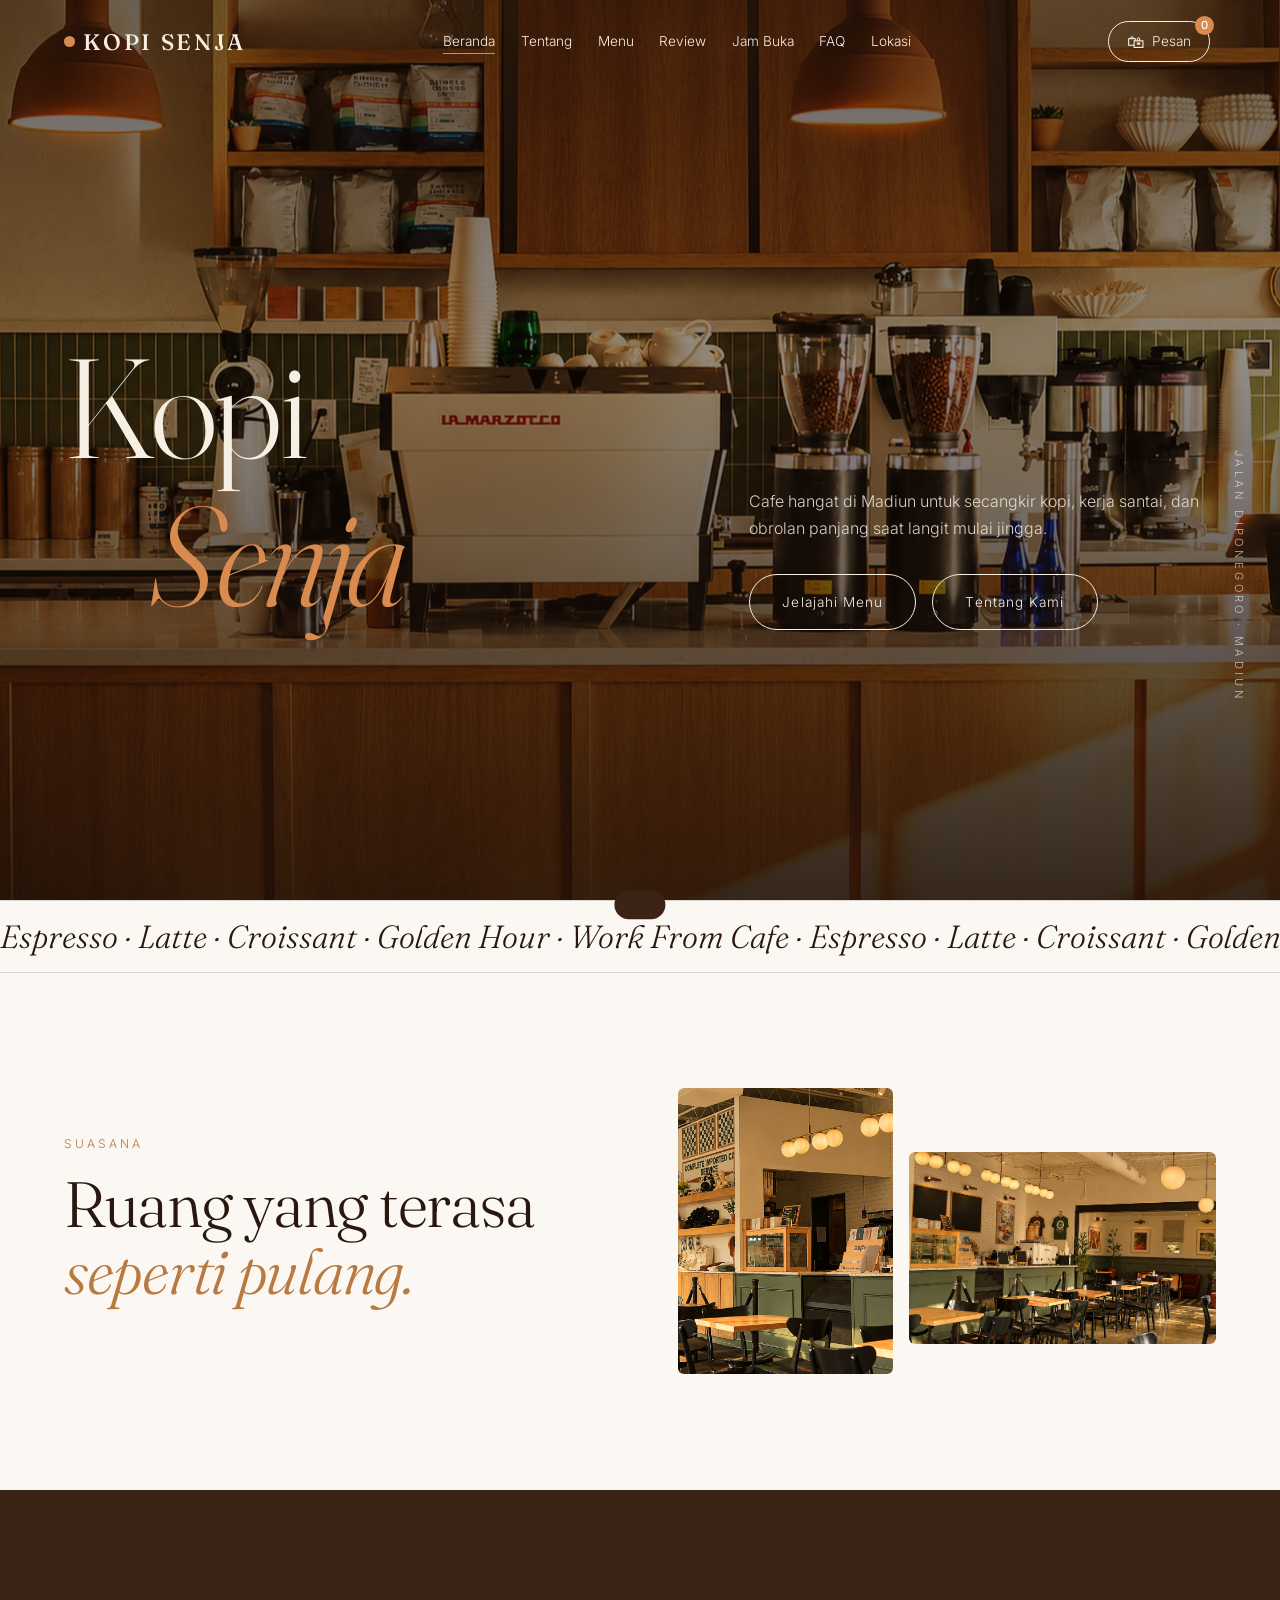
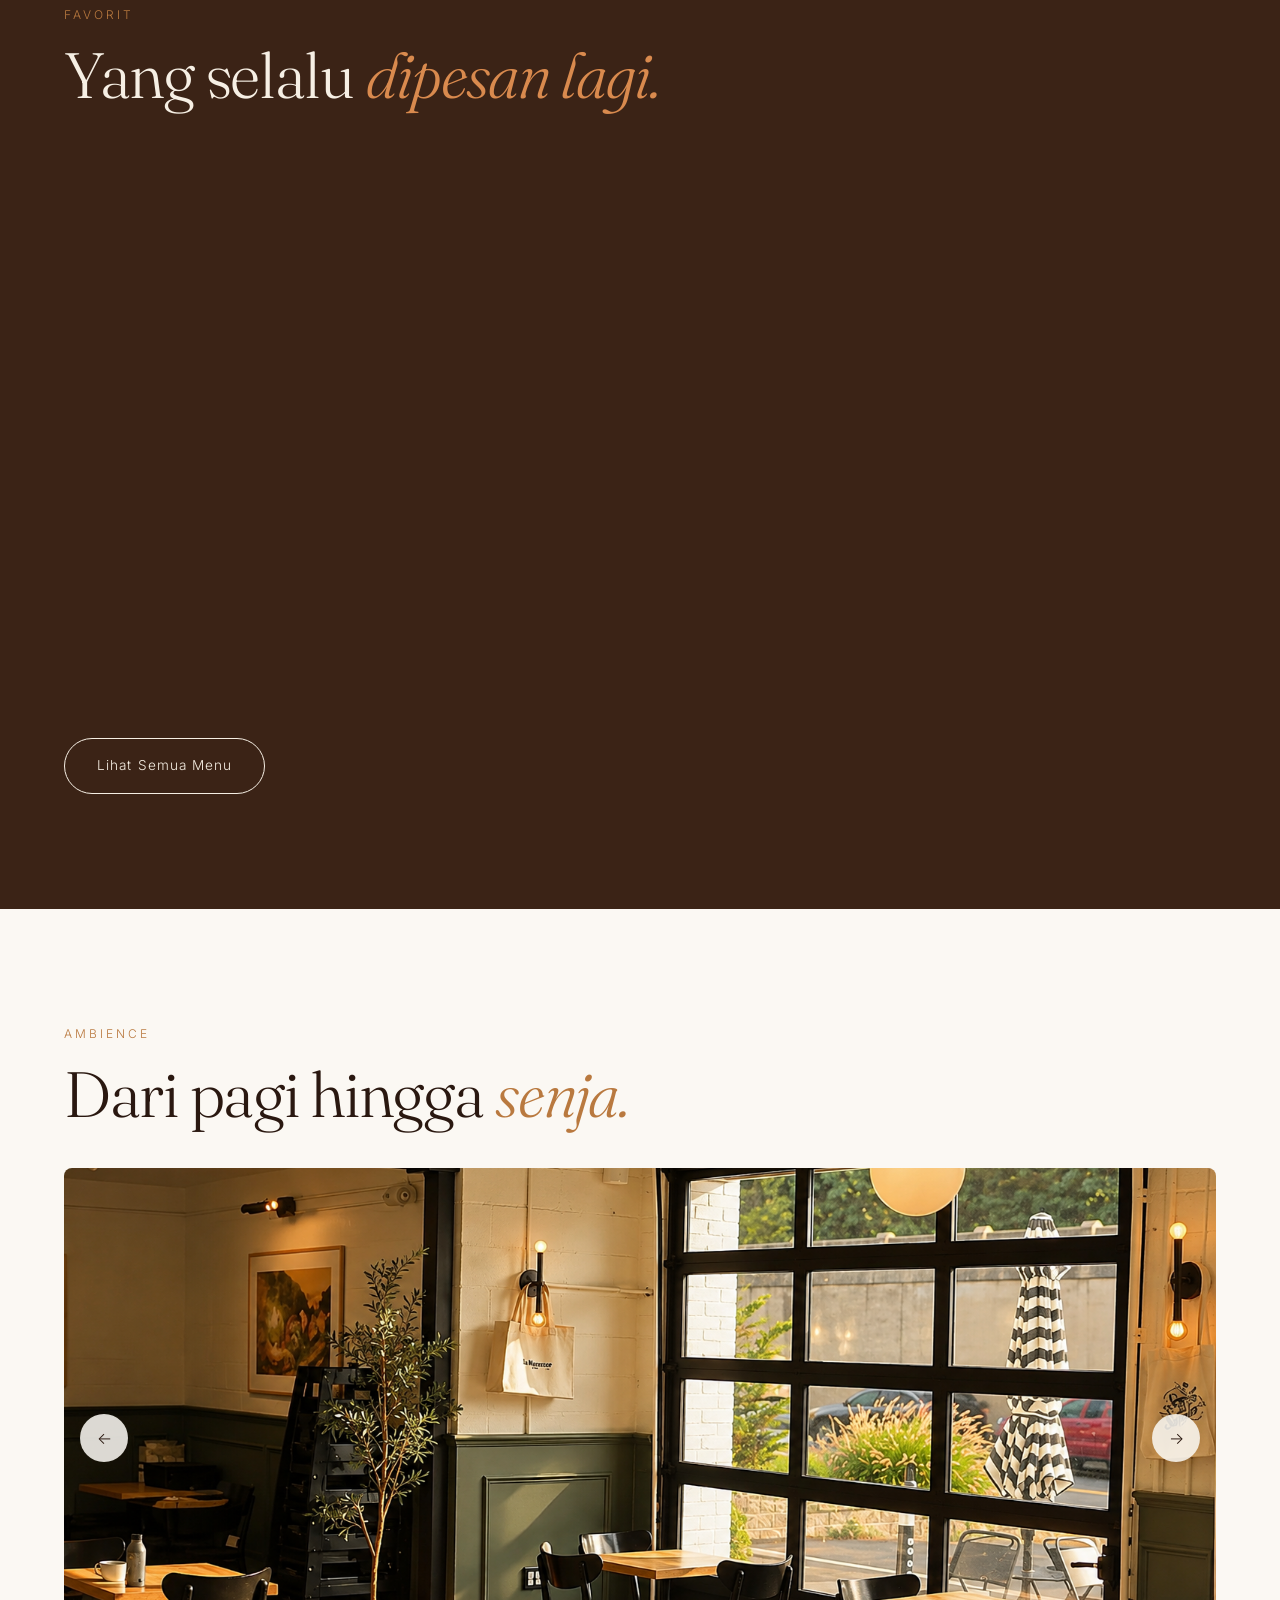
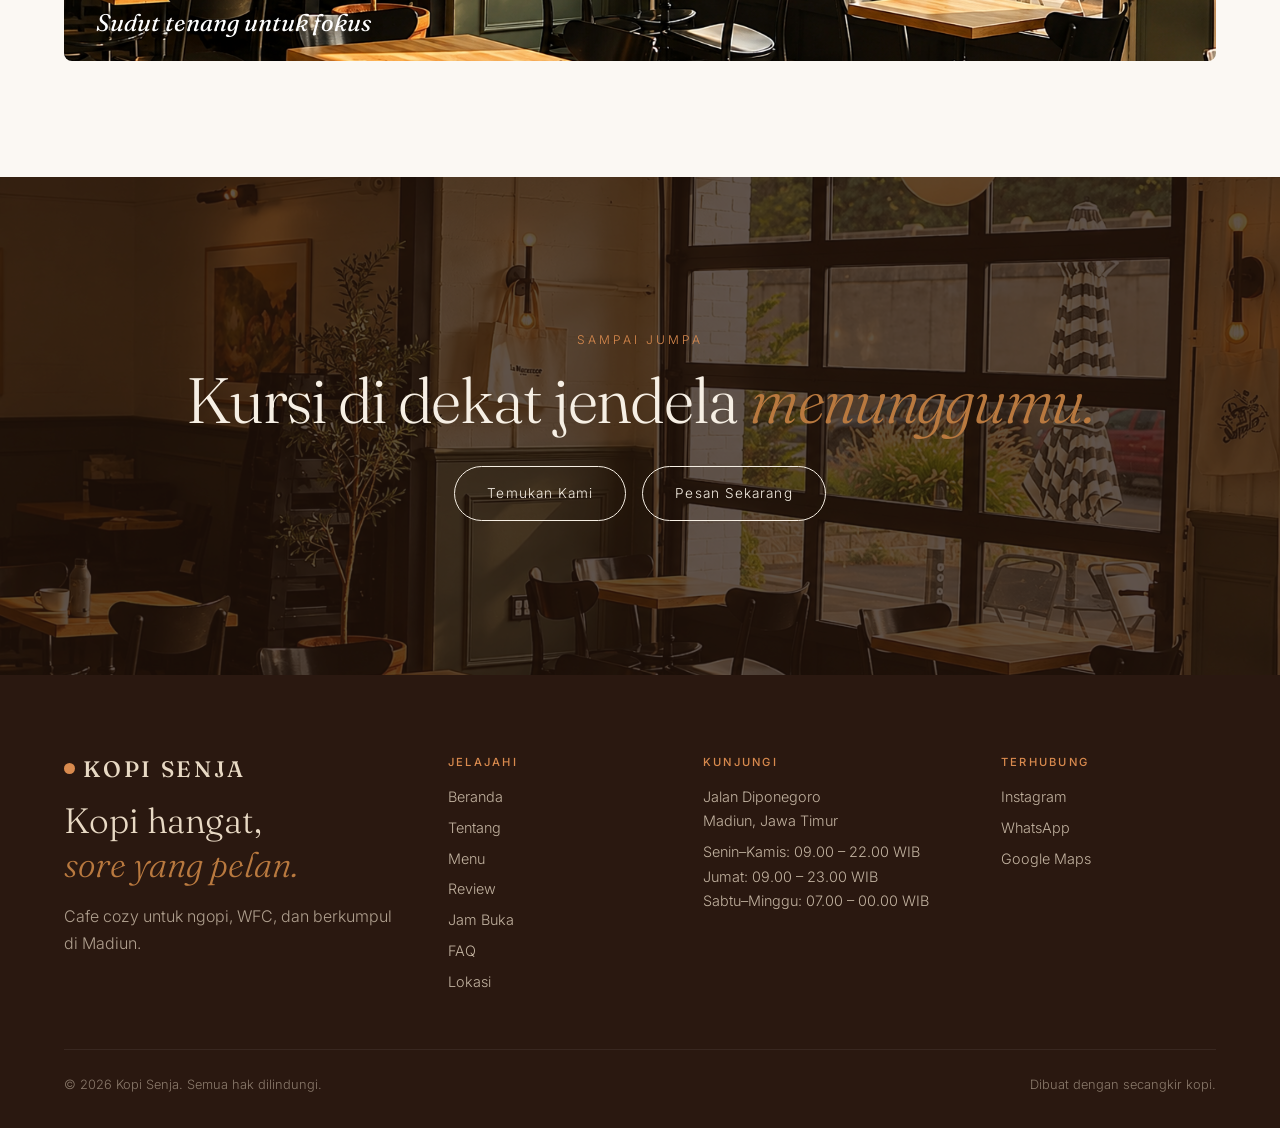
<file: index.html>
<!DOCTYPE html>
<html lang="id"><head><meta charset="utf-8"><meta name="viewport" content="width=device-width,initial-scale=1"><title>Beranda — Kopi Senja</title><meta name="description" content="Kopi Senja: cafe cozy di Jalan Diponegoro, Madiun. Kopi, WFC, dan sore yang pelan."><link rel="preconnect" href="https://fonts.googleapis.com"><link rel="preconnect" href="https://fonts.gstatic.com" crossorigin><link href="https://fonts.googleapis.com/css2?family=Fraunces:ital,wght@0,300;0,500;1,300&family=Inter:wght@300;400;500&display=swap" rel="stylesheet"><link rel="stylesheet" href="css/style.css"></head>
<body data-page="index"><main>
<section class="hero"><div class="bg" data-bg="hero" role="img" aria-label="Interior Kopi Senja"></div><span class="vert">JALAN DIPONEGORO · MADIUN</span>
<div class="wrap"><h1>Kopi<em>Senja</em></h1><div><p>Cafe hangat di Madiun untuk secangkir kopi, kerja santai, dan obrolan panjang saat langit mulai jingga.</p><div class="btns"><a class="btn" href="menu.html">Jelajahi Menu</a><a class="btn" href="about.html">Tentang Kami</a></div></div></div></section>
<div class="marquee" aria-hidden="true"><div>Espresso · Latte · Croissant · Golden Hour · Work From Cafe · Espresso · Latte · Croissant · Golden Hour · Work From Cafe · Espresso · Latte · Croissant · Golden Hour · Work From Cafe · </div></div>
<section class="sec"><div class="wrap split"><div class="rv"><span class="eyebrow">Suasana</span><h2>Ruang yang terasa <em>seperti pulang.</em></h2><p style="margin-top:1.5rem;max-width:28rem"></p></div>
<div class="stack rv"><div class="a"><img data-i="int" data-w="800" alt="Interior hangat"></div><div class="b"><img data-i="work" data-w="900" alt="Bekerja dengan laptop"></div></div></div></section>
<section class="sec dark"><div class="wrap"><span class="eyebrow">Favorit</span><h2 class="rv">Yang selalu <em>dipesan lagi.</em></h2><div class="favs" id="favs"></div><div class="btns"><a class="btn" href="menu.html">Lihat Semua Menu</a></div></div></section>
<section class="sec"><div class="wrap"><span class="eyebrow">Ambience</span><h2 class="rv" style="margin-bottom:2.5rem">Dari pagi hingga <em>senja.</em></h2>
<div class="slider rv"><div class="track"><div class="slide"><img data-i="cafe" alt="Cafe"><span>Sudut tenang untuk fokus</span></div><div class="slide"><img data-i="out" alt="Teras"><span>Teras saat golden hour</span></div><div class="slide"><img data-i="bar" alt="Coffee bar"><span>Coffee bar kami</span></div><div class="slide"><img data-i="cozy" alt="Kursi nyaman"><span>Kursi untuk berlama-lama</span></div></div>
<button class="sbtn p" aria-label="Sebelumnya">←</button><button class="sbtn n" aria-label="Berikutnya">→</button></div></div></section>
<section class="cta"><div class="bg" data-bg="cta"></div><div class="wrap rv"><span class="eyebrow" style="color:var(--or)">Sampai jumpa</span><h2>Kursi di dekat jendela <em>menunggumu.</em></h2><div class="btns"><a class="btn" href="location.html">Temukan Kami</a><a class="btn" href="order.html">Pesan Sekarang</a></div></div></section>
</main><script src="js/script.js"></script></body></html>
</file>
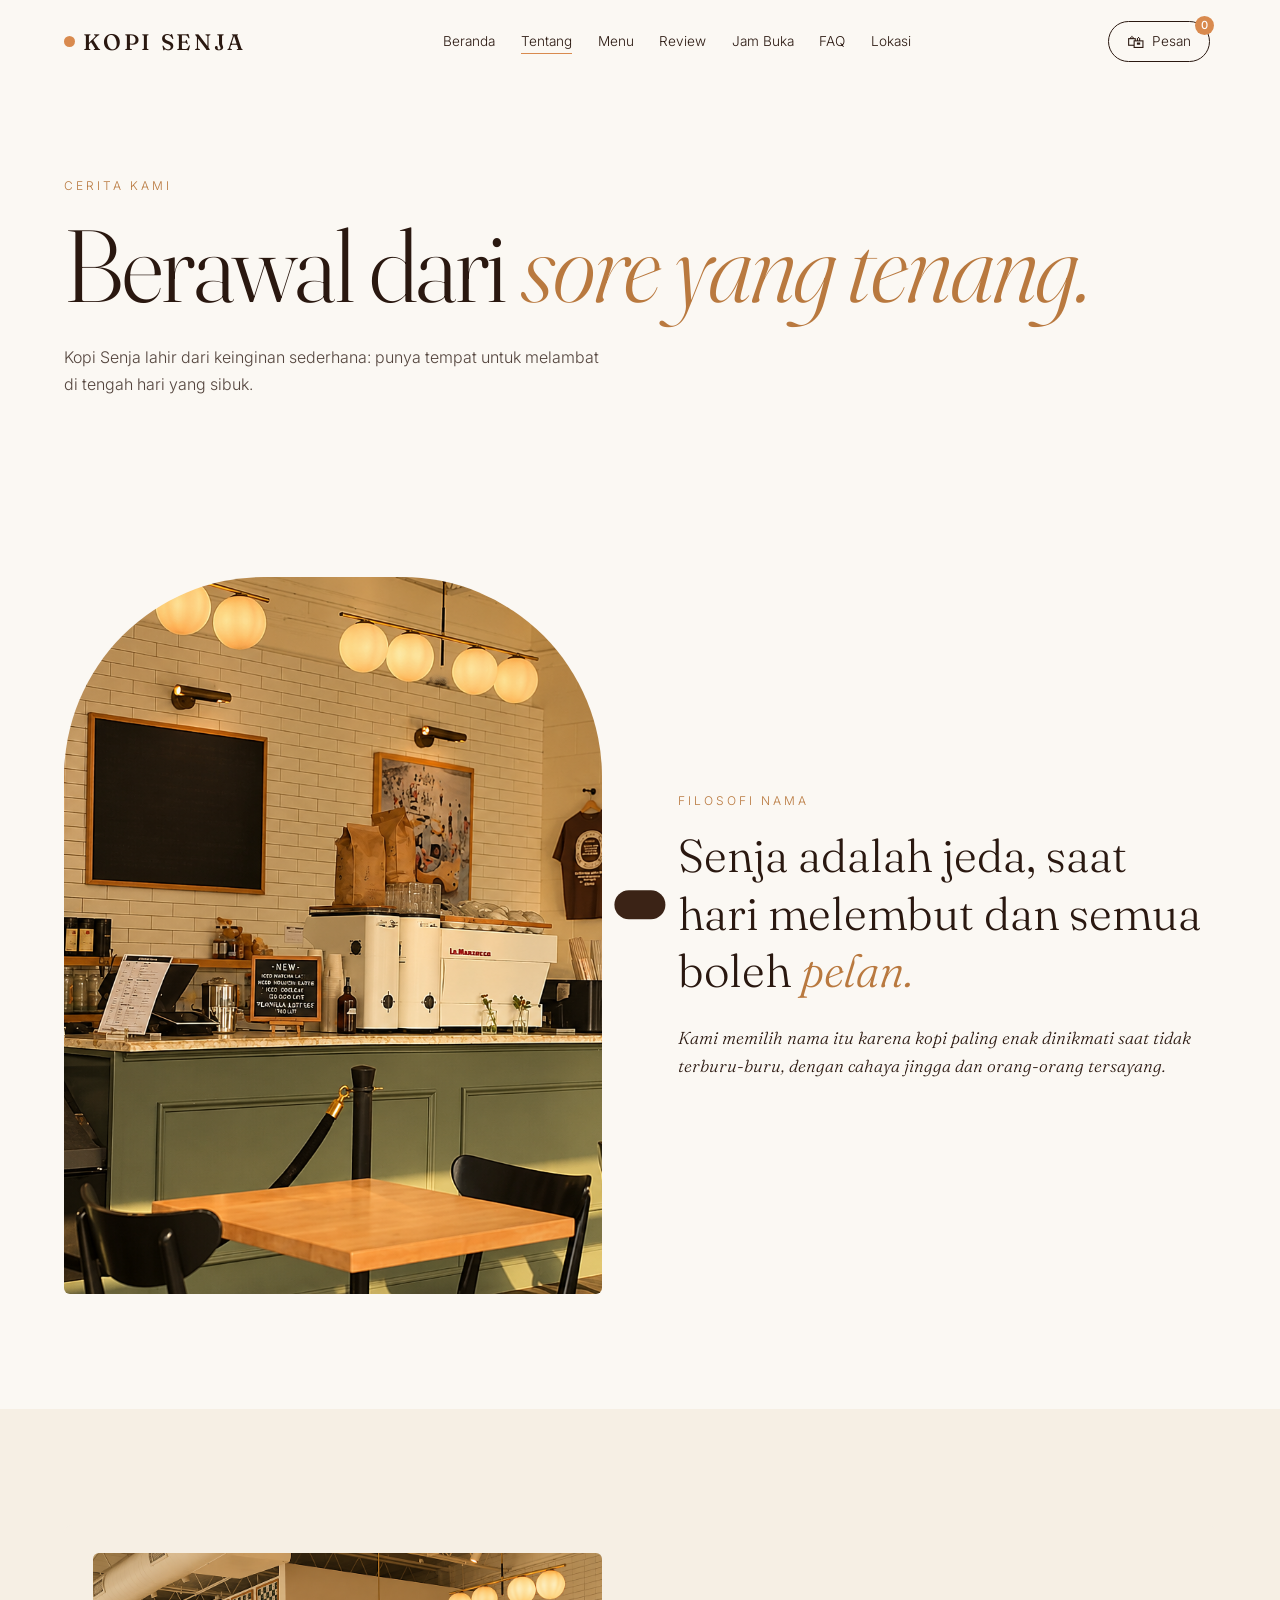
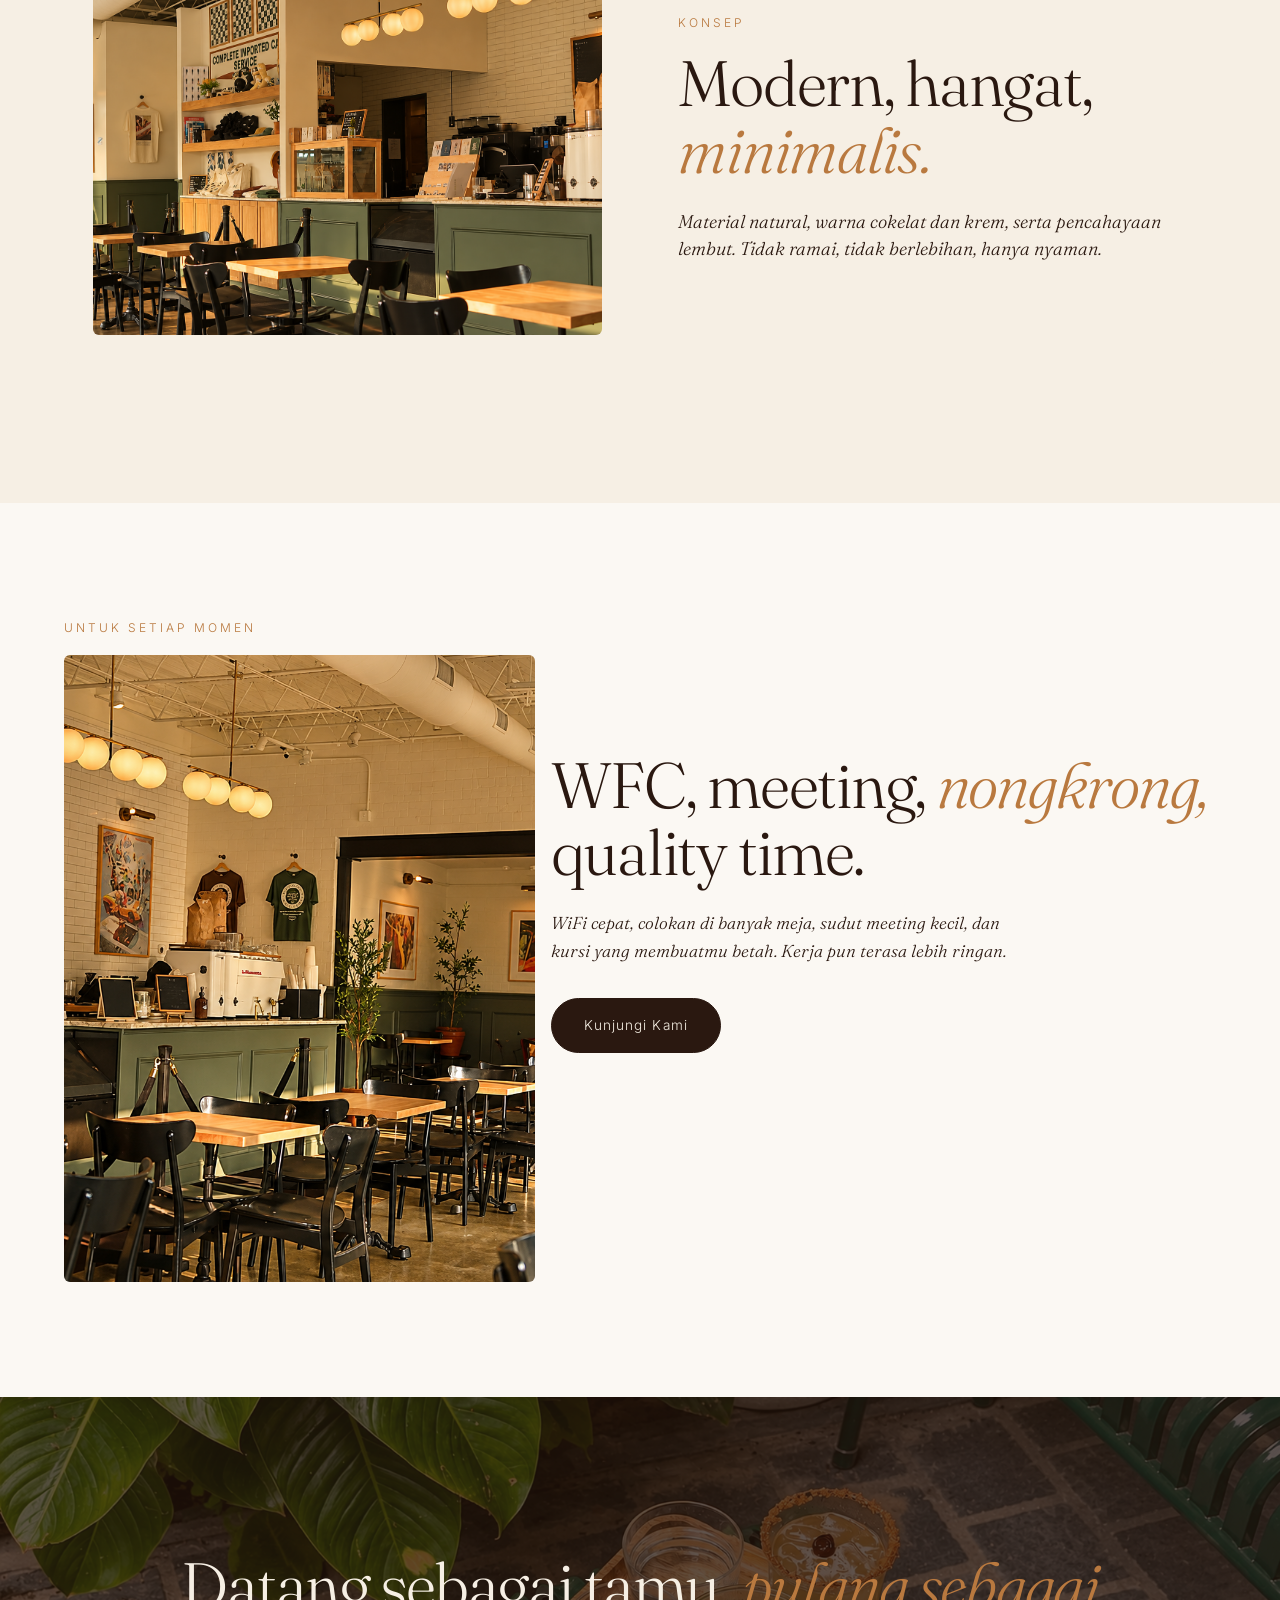
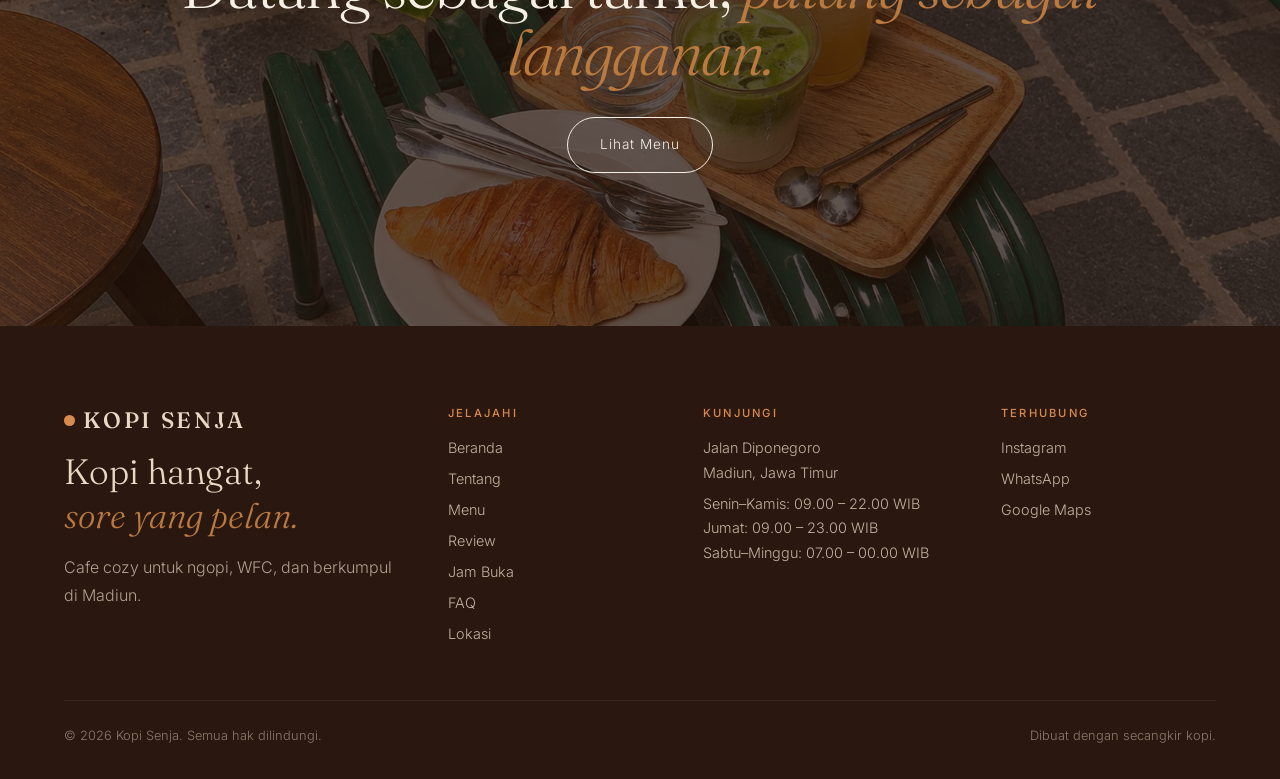
<file: about.html>
<!DOCTYPE html>
<html lang="id"><head><meta charset="utf-8"><meta name="viewport" content="width=device-width,initial-scale=1"><title>Tentang — Kopi Senja</title><meta name="description" content="Kopi Senja: cafe cozy di Jalan Diponegoro, Madiun. Kopi, WFC, dan sore yang pelan."><link rel="preconnect" href="https://fonts.googleapis.com"><link rel="preconnect" href="https://fonts.gstatic.com" crossorigin><link href="https://fonts.googleapis.com/css2?family=Fraunces:ital,wght@0,300;0,500;1,300&family=Inter:wght@300;400;500&display=swap" rel="stylesheet"><link rel="stylesheet" href="css/style.css"></head>
<body data-page="about"><main>
<section class="page-hero wrap"><span class="eyebrow">Cerita Kami</span><h1>Berawal dari <em>sore yang tenang.</em></h1><p>Kopi Senja lahir dari keinginan sederhana: punya tempat untuk melambat di tengah hari yang sibuk.</p></section>
<section class="sec"><div class="wrap split"><div class="ph rv"><img data-i="bar" data-w="900" alt="Coffee bar"></div><div class="rv"><span class="eyebrow">Filosofi nama</span><p class="big">Senja adalah jeda, saat hari melembut dan semua boleh <em>pelan.</em></p><p class="lead" style="margin-top:1.5rem">Kami memilih nama itu karena kopi paling enak dinikmati saat tidak terburu-buru, dengan cahaya jingga dan orang-orang tersayang.</p></div></div></section>
<section class="sec beige"><div class="wrap split rev"><div class="rv"><span class="eyebrow">Konsep</span><h2>Modern, hangat, <em>minimalis.</em></h2><p class="lead" style="margin-top:1.5rem">Material natural, warna cokelat dan krem, serta pencahayaan lembut. Tidak ramai, tidak berlebihan, hanya nyaman.</p></div><div class="ph sq rv"><img data-i="int" data-w="900" alt="Interior"></div></div></section>
<section class="sec"><div class="wrap"><span class="eyebrow">Untuk setiap momen</span><div class="stack"><div class="a rv"><img data-i="work" data-w="700" alt="WFC"></div><div class="b rv" style="padding:2rem 0 0;overflow:visible"><h2>WFC, meeting, <em>nongkrong,</em> quality time.</h2><p class="lead" style="margin-top:1.5rem;max-width:30rem">WiFi cepat, colokan di banyak meja, sudut meeting kecil, dan kursi yang membuatmu betah. Kerja pun terasa lebih ringan.</p><div class="btns"><a class="btn solid" href="location.html">Kunjungi Kami</a></div></div></div></div></section>
<section class="cta"><div class="bg" data-bg="cozy"></div><div class="wrap rv"><h2>Datang sebagai tamu, <em>pulang sebagai langganan.</em></h2><div class="btns"><a class="btn" href="menu.html">Lihat Menu</a></div></div></section>
</main><script src="js/script.js"></script></body></html>
</file>
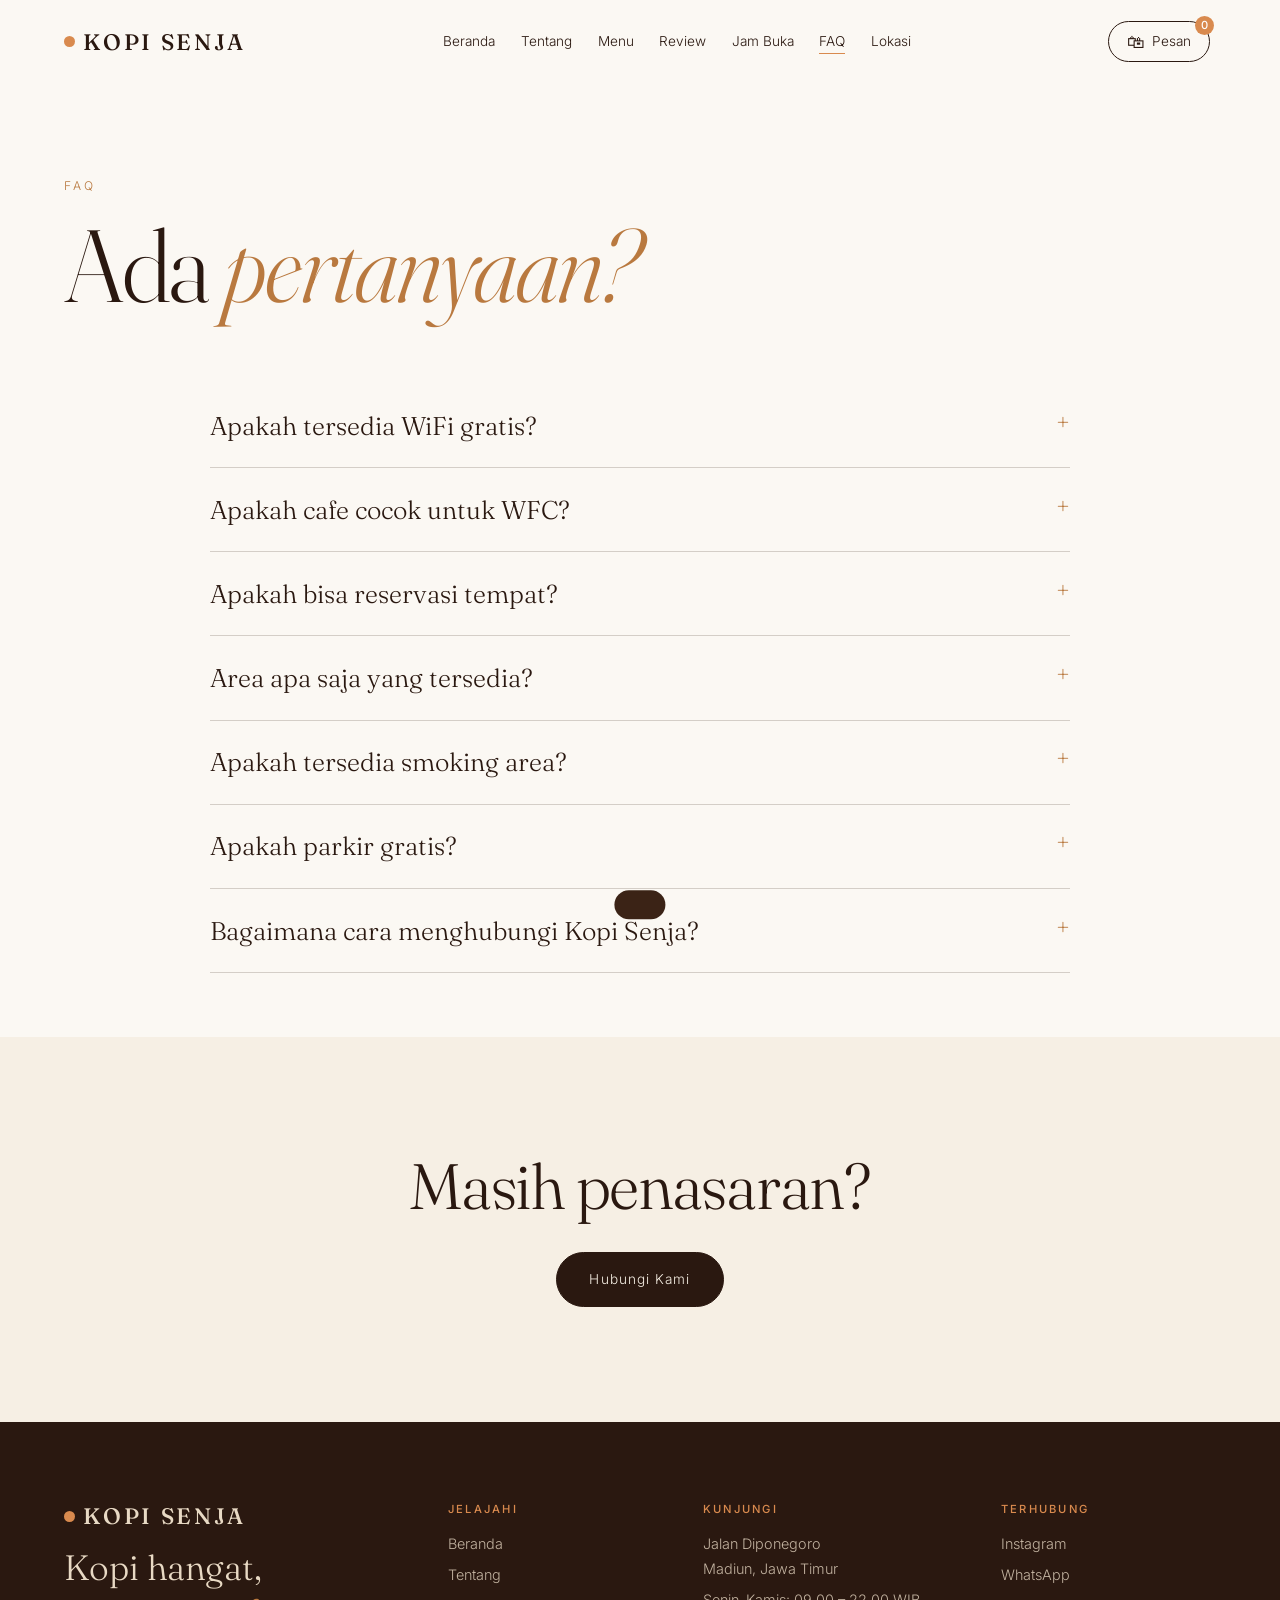
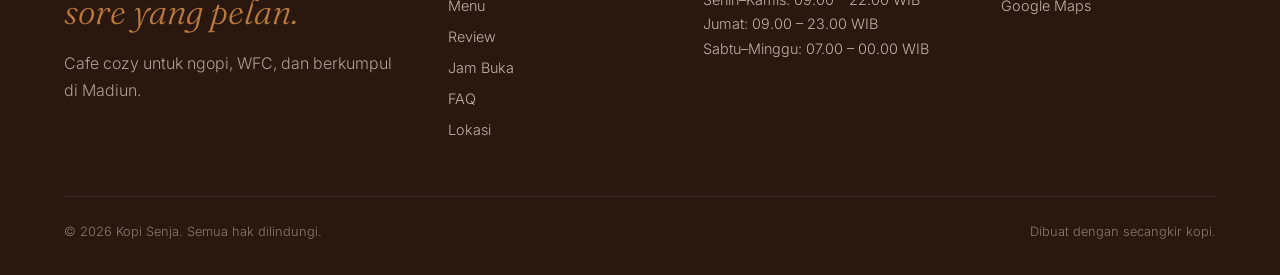
<file: faq.html>
<!DOCTYPE html>
<html lang="id"><head><meta charset="utf-8"><meta name="viewport" content="width=device-width,initial-scale=1"><title>FAQ — Kopi Senja</title><meta name="description" content="Kopi Senja: cafe cozy di Jalan Diponegoro, Madiun. Kopi, WFC, dan sore yang pelan."><link rel="preconnect" href="https://fonts.googleapis.com"><link rel="preconnect" href="https://fonts.gstatic.com" crossorigin><link href="https://fonts.googleapis.com/css2?family=Fraunces:ital,wght@0,300;0,500;1,300&family=Inter:wght@300;400;500&display=swap" rel="stylesheet"><link rel="stylesheet" href="css/style.css"></head>
<body data-page="faq"><main>
<section class="page-hero wrap"><span class="eyebrow">FAQ</span><h1>Ada <em>pertanyaan?</em></h1></section>
<section class="wrap" style="max-width:860px;padding-bottom:4rem"><div id="faqs"></div></section>
<section class="sec beige" style="text-align:center"><div class="wrap rv"><h2>Masih penasaran?</h2><div class="btns" style="justify-content:center"><a class="btn solid" href="location.html">Hubungi Kami</a></div></div></section>
</main><script src="js/script.js"></script></body></html>
</file>
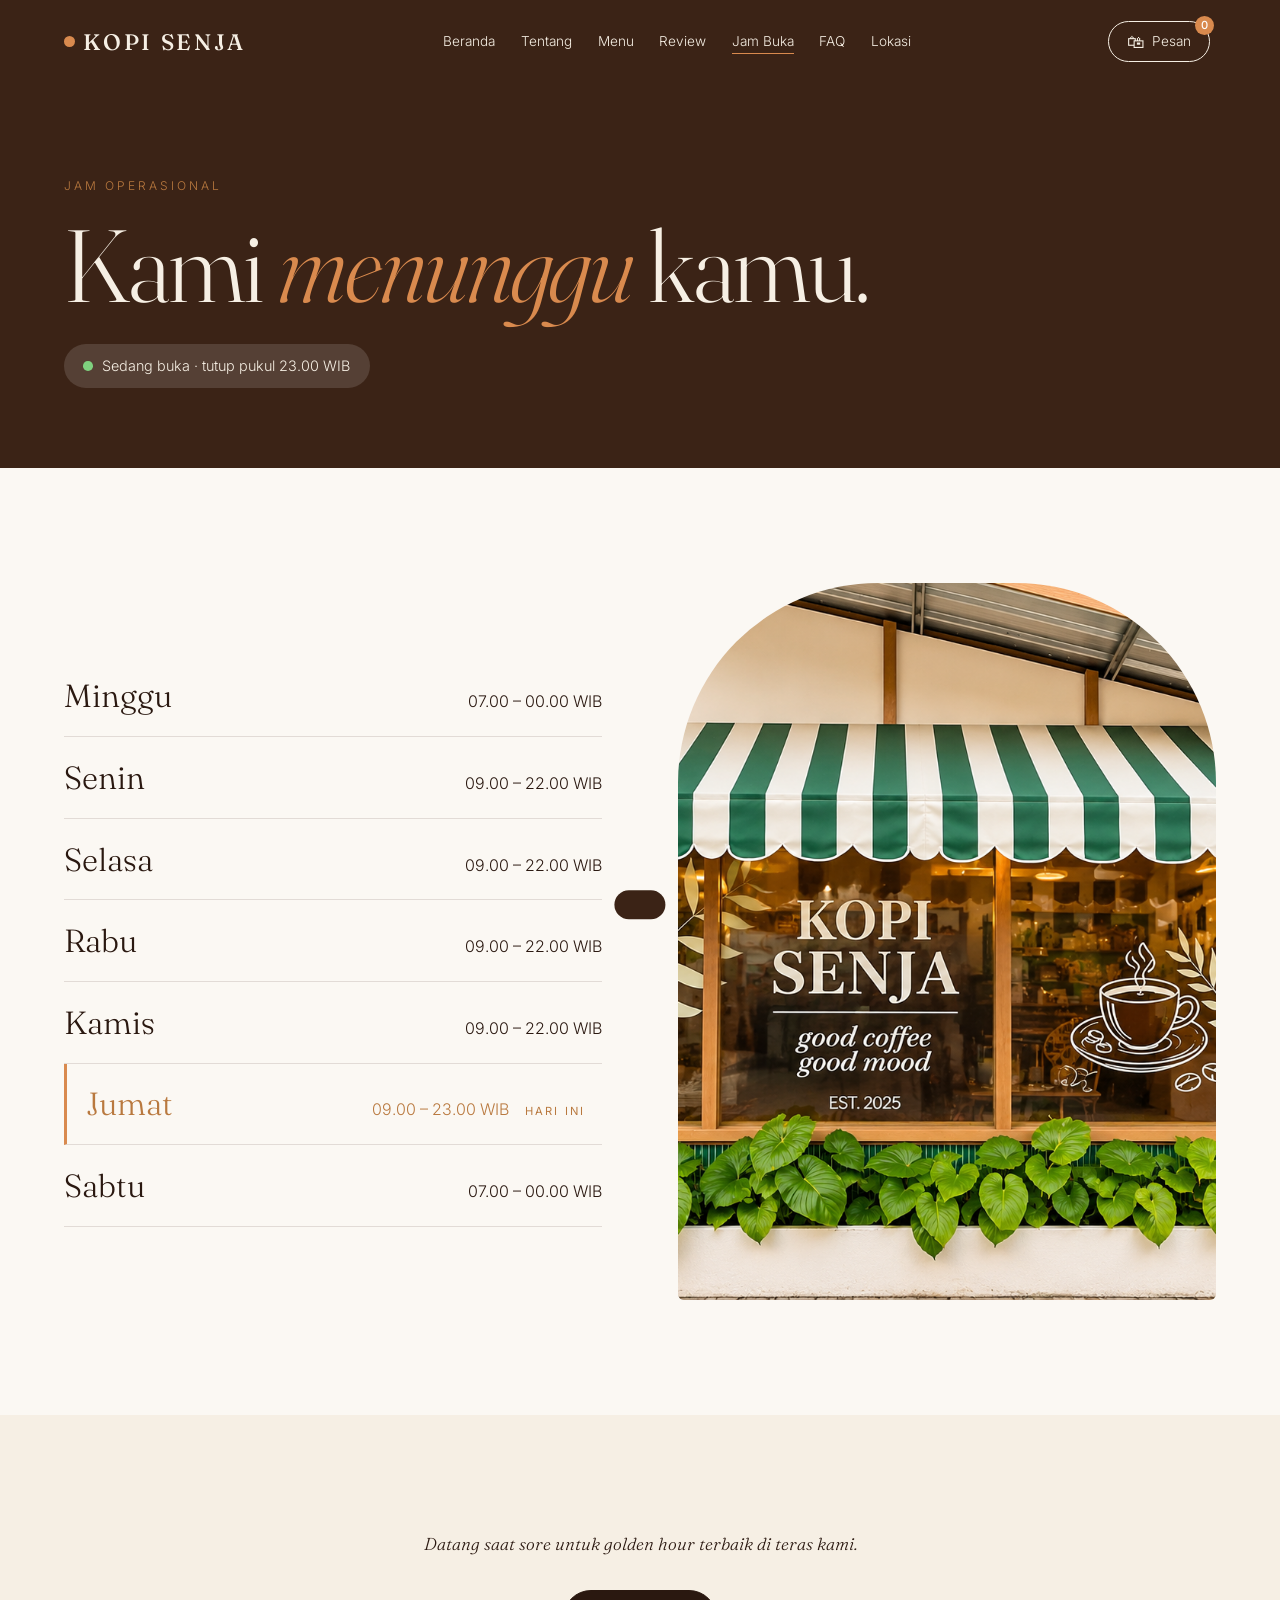
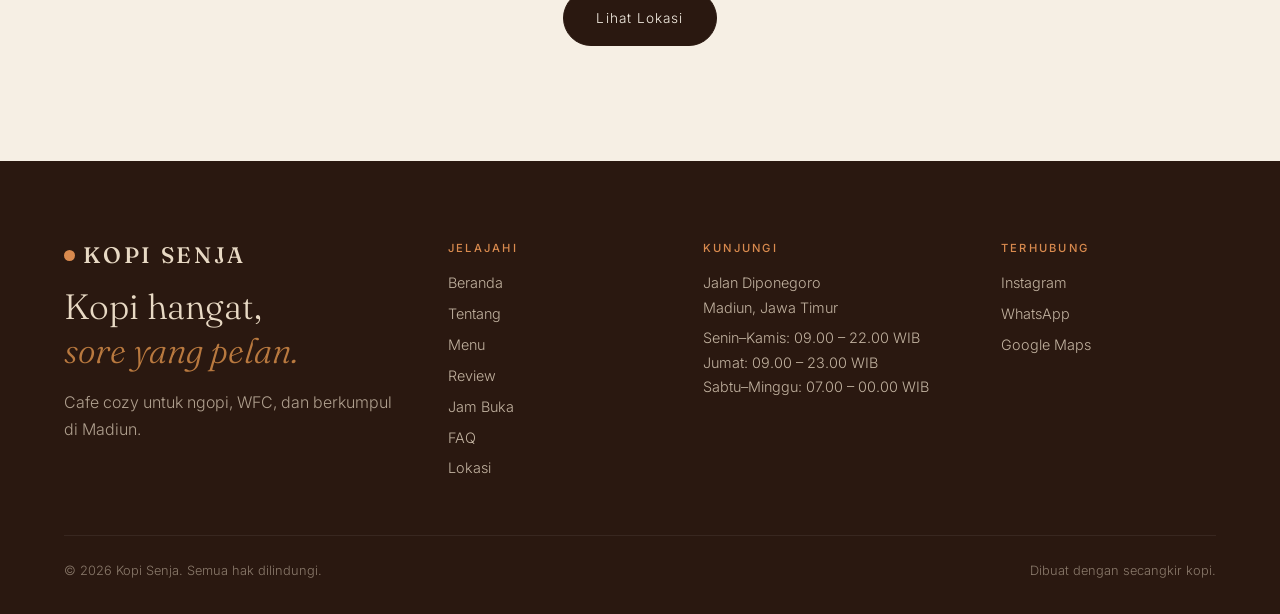
<file: hours.html>
<!DOCTYPE html>
<html lang="id"><head><meta charset="utf-8"><meta name="viewport" content="width=device-width,initial-scale=1"><title>Jam Buka — Kopi Senja</title><meta name="description" content="Kopi Senja: cafe cozy di Jalan Diponegoro, Madiun. Kopi, WFC, dan sore yang pelan."><link rel="preconnect" href="https://fonts.googleapis.com"><link rel="preconnect" href="https://fonts.gstatic.com" crossorigin><link href="https://fonts.googleapis.com/css2?family=Fraunces:ital,wght@0,300;0,500;1,300&family=Inter:wght@300;400;500&display=swap" rel="stylesheet"><link rel="stylesheet" href="css/style.css"></head>
<body data-page="hours"><main>
<section class="dark" style="padding:11rem 0 5rem"><div class="wrap"><span class="eyebrow">Jam Operasional</span><h1 style="font-size:clamp(3rem,8vw,6.5rem)">Kami <em>menunggu</em> kamu.</h1><div id="status" class="status"></div></div></section>
<section class="sec"><div class="wrap split"><div id="days"></div><div class="ph rv"><img data-i="out" data-w="800" alt="Cafe saat sore"></div></div></section>
<section class="sec beige" style="text-align:center"><div class="wrap rv"><p class="lead" style="margin:auto">Datang saat sore untuk golden hour terbaik di teras kami.</p><div class="btns" style="justify-content:center"><a class="btn solid" href="location.html">Lihat Lokasi</a></div></div></section>
</main><script src="js/script.js"></script></body></html>
</file>
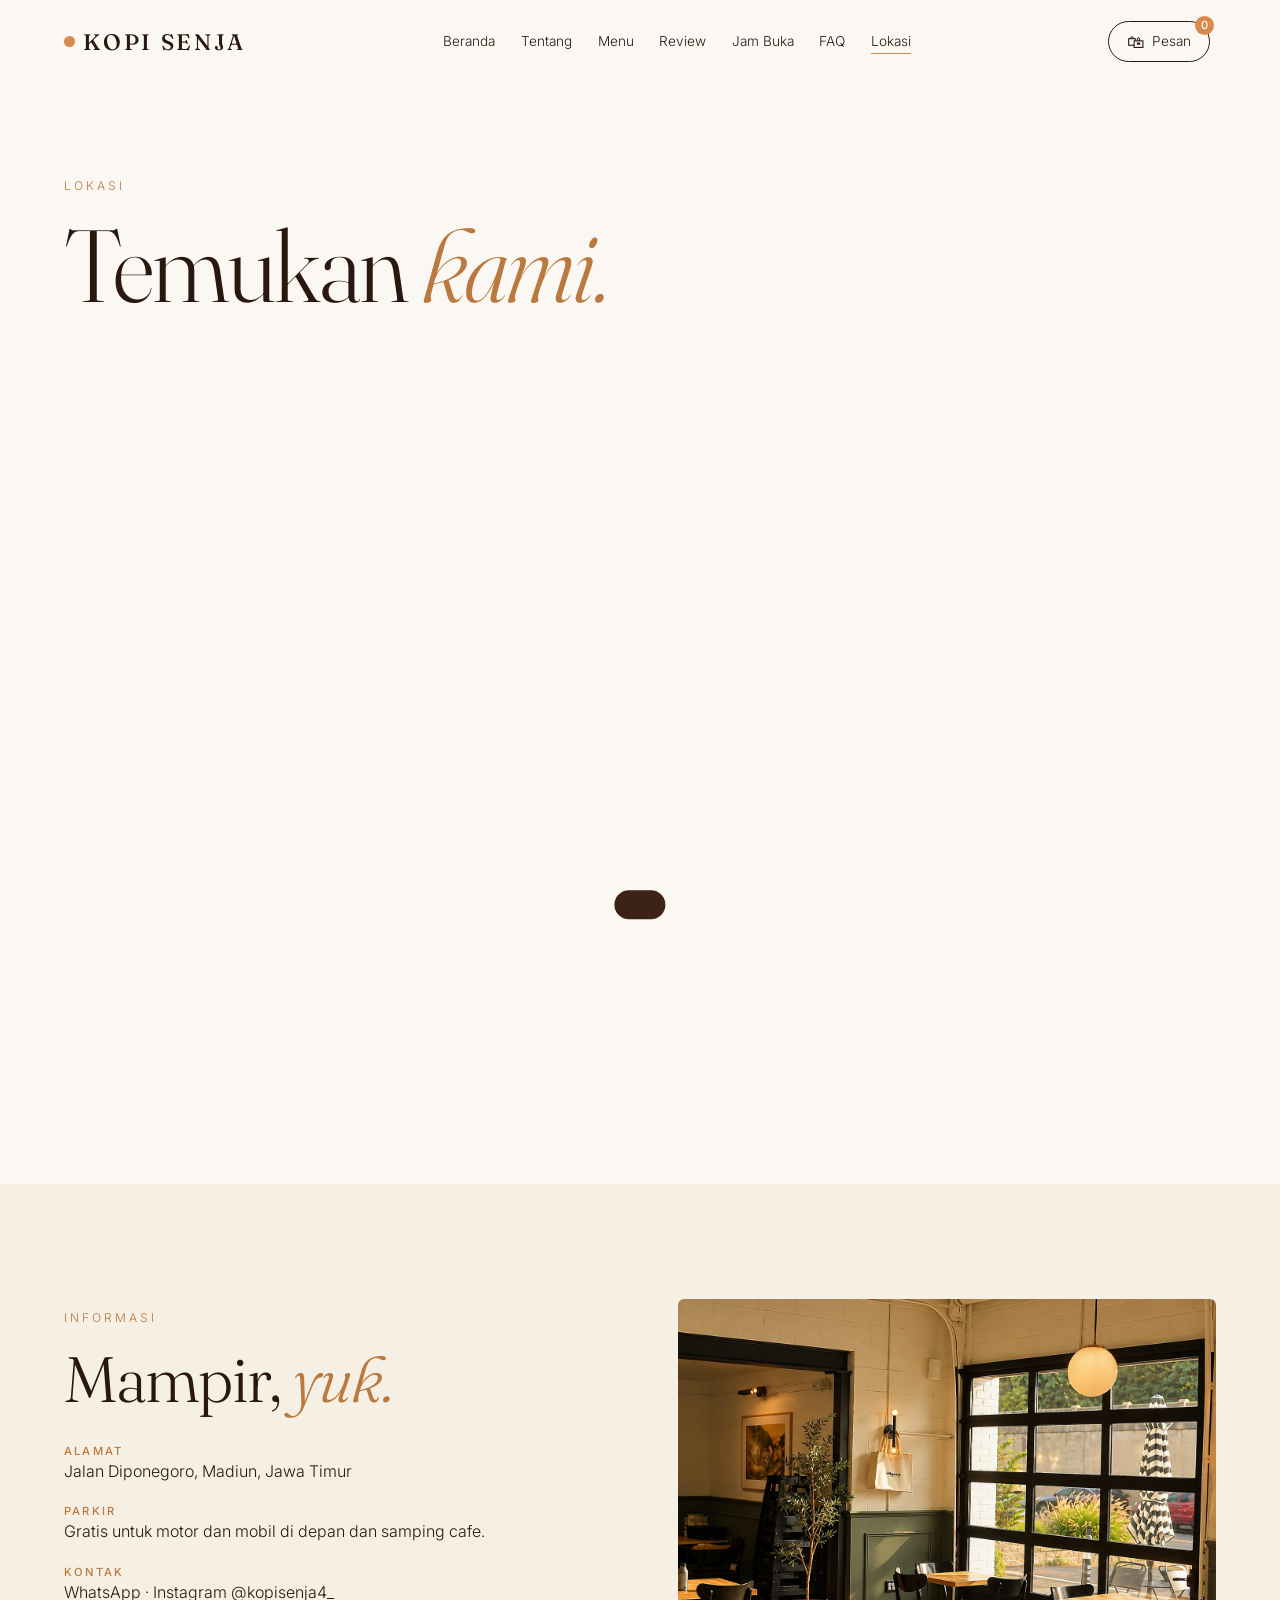
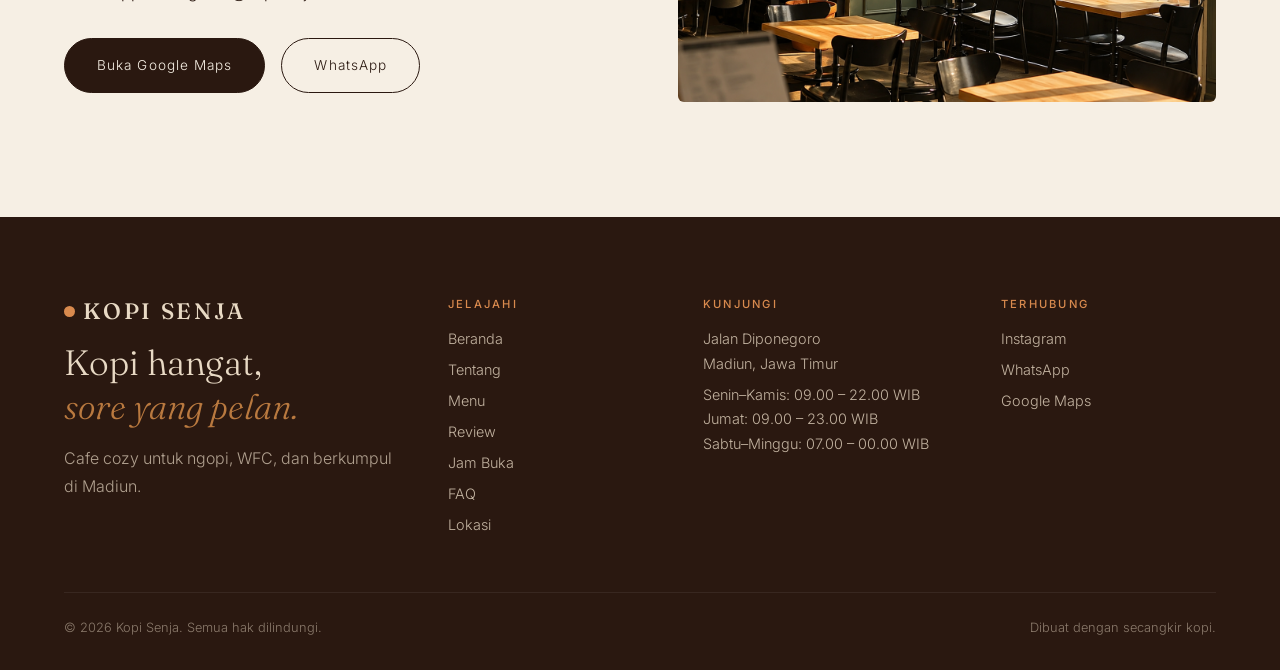
<file: location.html>
<!DOCTYPE html>
<html lang="id"><head><meta charset="utf-8"><meta name="viewport" content="width=device-width,initial-scale=1"><title>Lokasi — Kopi Senja</title><meta name="description" content="Kopi Senja: cafe cozy di Jalan Diponegoro, Madiun. Kopi, WFC, dan sore yang pelan."><link rel="preconnect" href="https://fonts.googleapis.com"><link rel="preconnect" href="https://fonts.gstatic.com" crossorigin><link href="https://fonts.googleapis.com/css2?family=Fraunces:ital,wght@0,300;0,500;1,300&family=Inter:wght@300;400;500&display=swap" rel="stylesheet"><link rel="stylesheet" href="css/style.css"></head>
<body data-page="location"><main>
<section class="page-hero wrap"><span class="eyebrow">Lokasi</span><h1>Temukan <em>kami.</em></h1></section>
<section class="wrap" style="padding-bottom:5rem"><div class="map rv"><iframe title="Peta Kopi Senja" loading="lazy" referrerpolicy="no-referrer-when-downgrade" src="https://maps.google.com/maps?q=Jalan%20Diponegoro%20Madiun&z=15&output=embed"></iframe></div></section>
<section class="sec beige"><div class="wrap split"><div class="info rv"><span class="eyebrow">Informasi</span><h2 style="margin-bottom:2rem">Mampir, <em>yuk.</em></h2><p><b>Alamat</b>Jalan Diponegoro, Madiun, Jawa Timur</p><p><b>Parkir</b>Gratis untuk motor dan mobil di depan dan samping cafe.</p><p><b>Kontak</b>WhatsApp · Instagram @kopisenja4_</p><div class="btns"><a class="btn gm solid" target="_blank" rel="noopener">Buka Google Maps</a><a class="btn" id="wa" target="_blank" rel="noopener">WhatsApp</a></div></div><div class="ph sq rv"><img data-i="cafe" data-w="900" alt="Kopi Senja"></div></div></section>
</main><script src="js/script.js"></script></body></html>
</file>
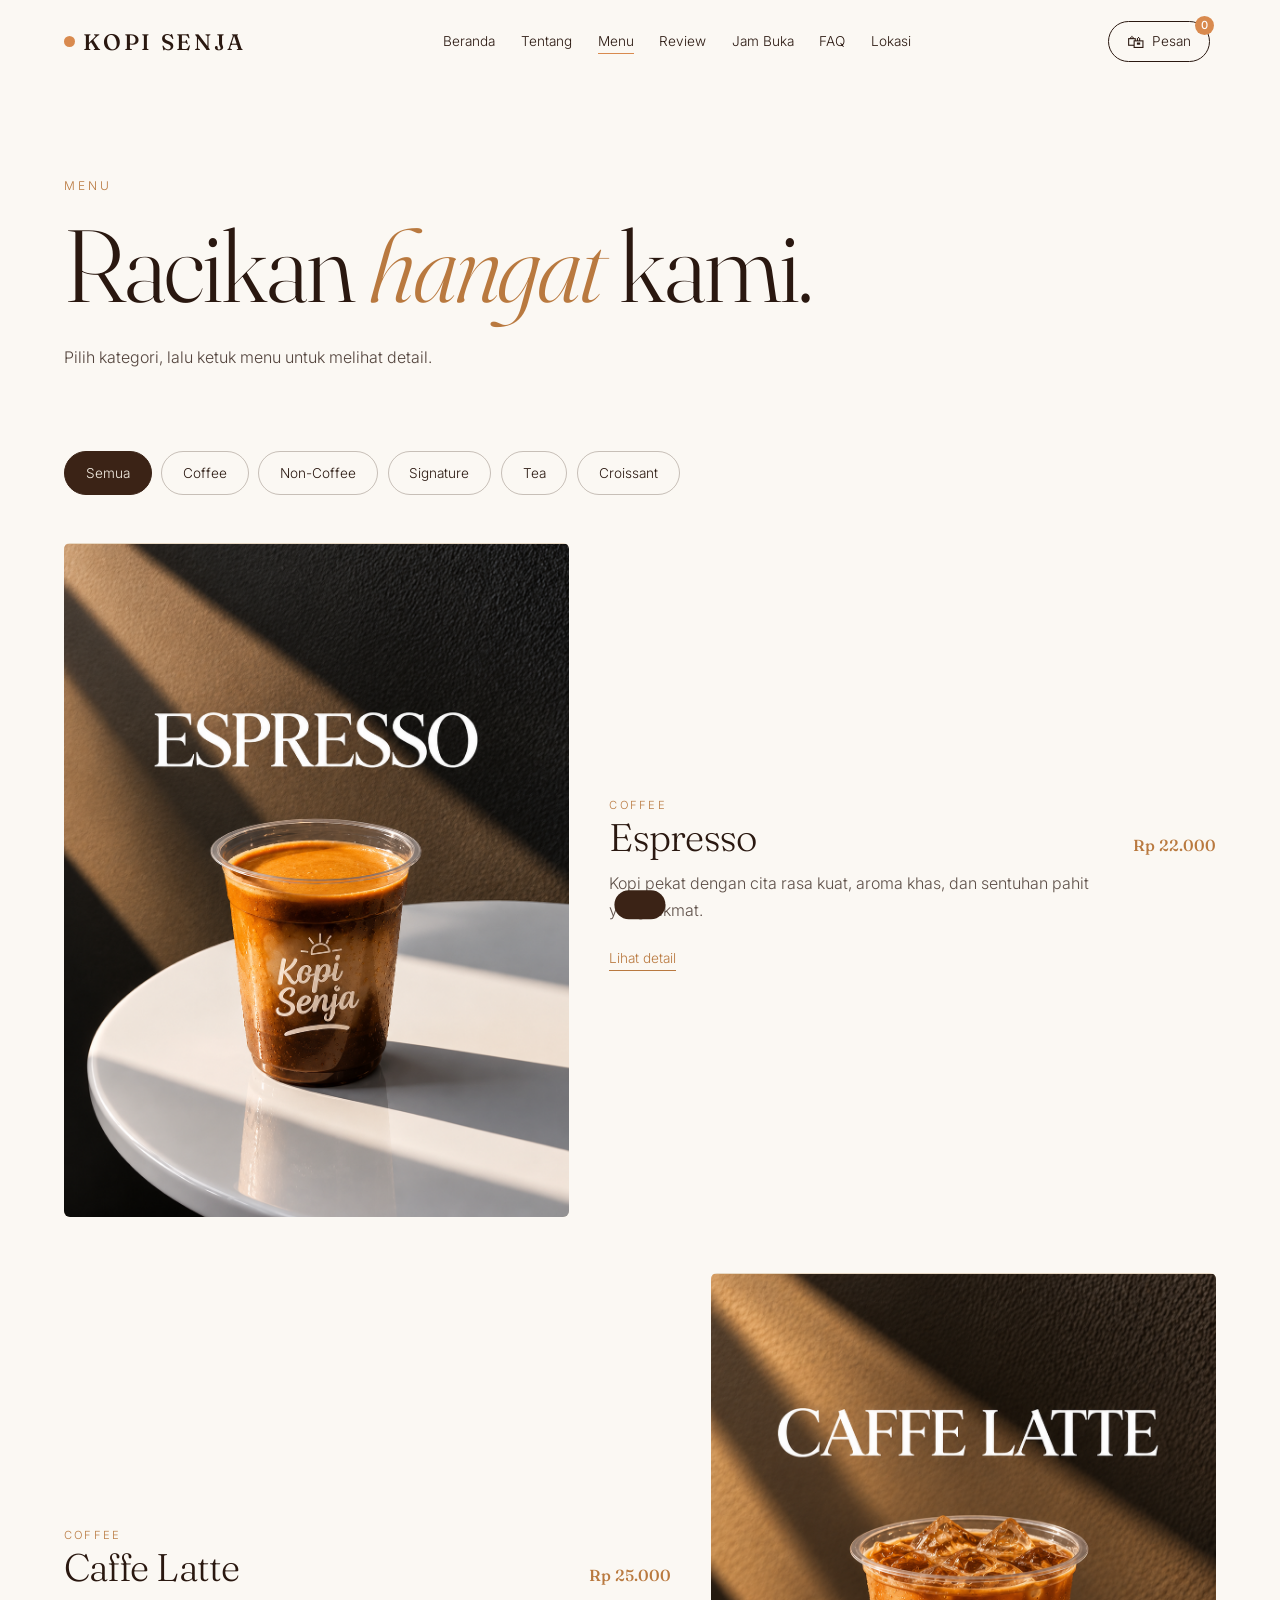
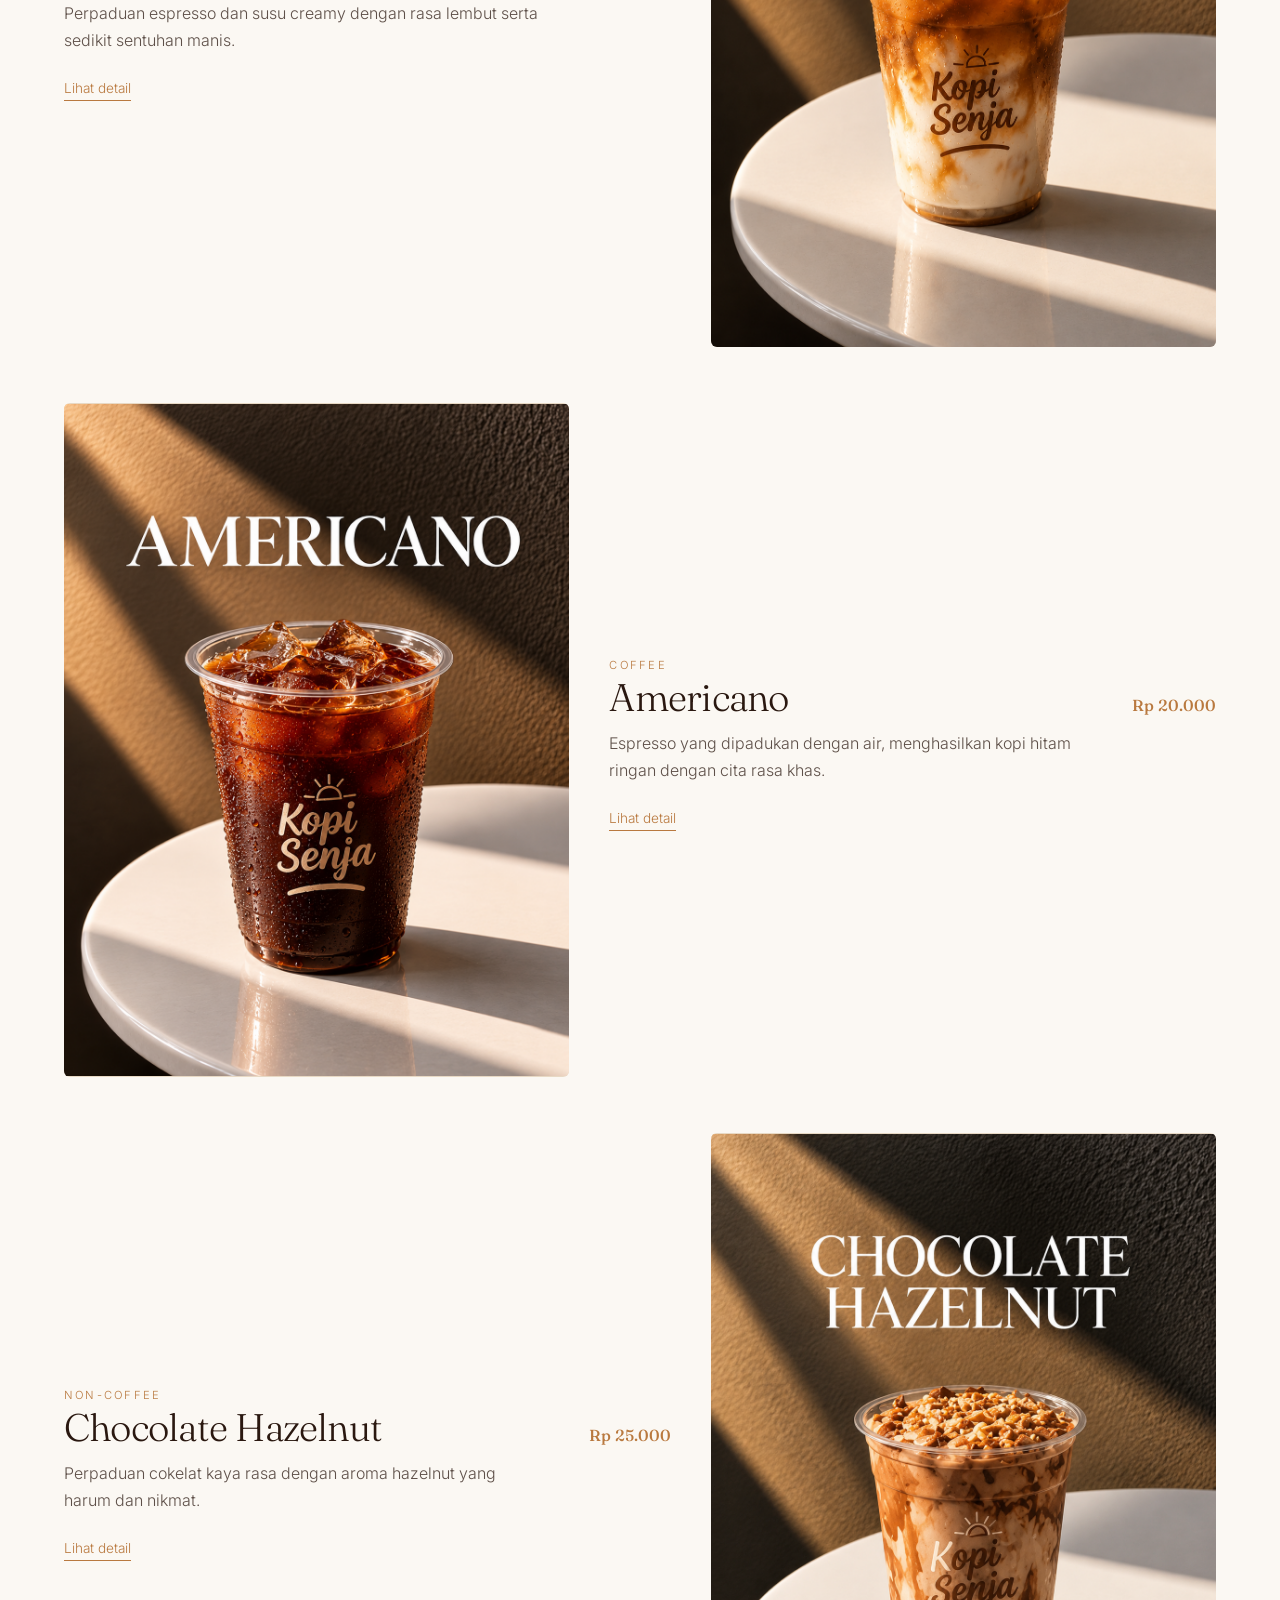
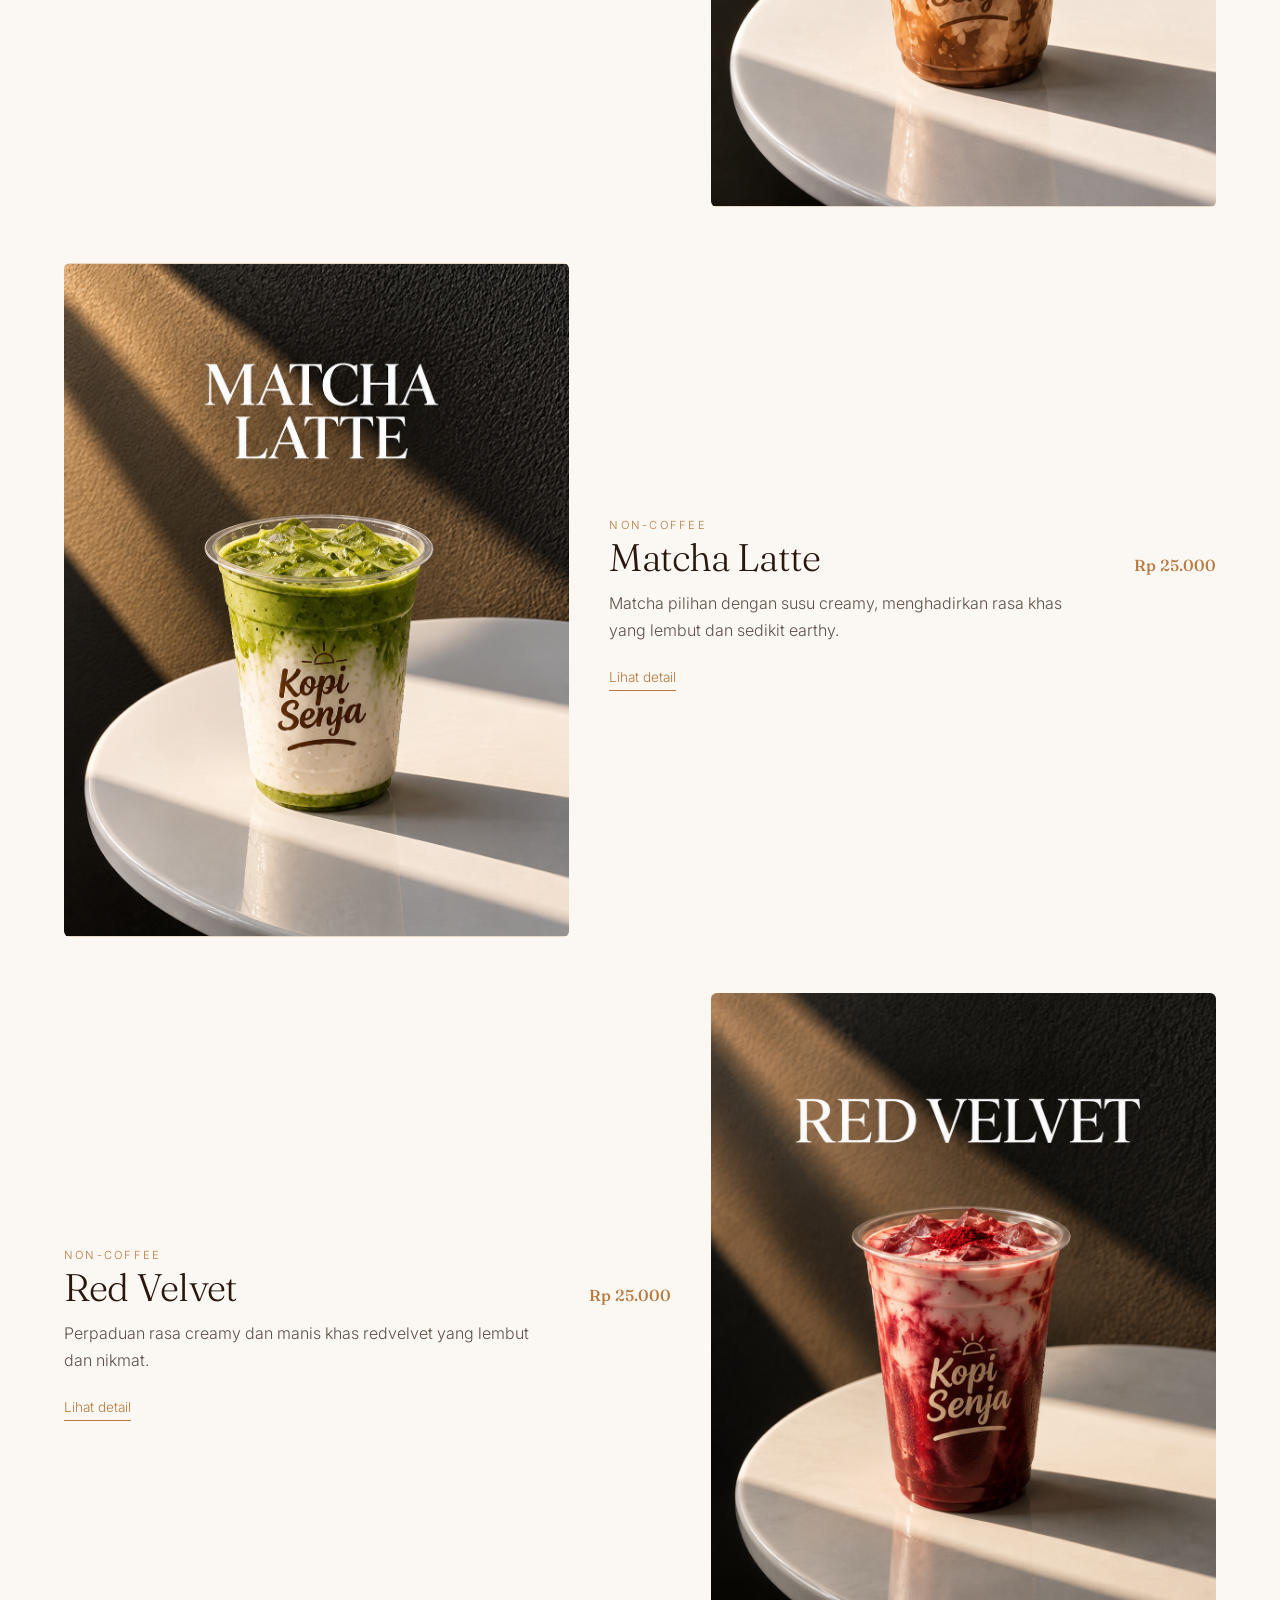
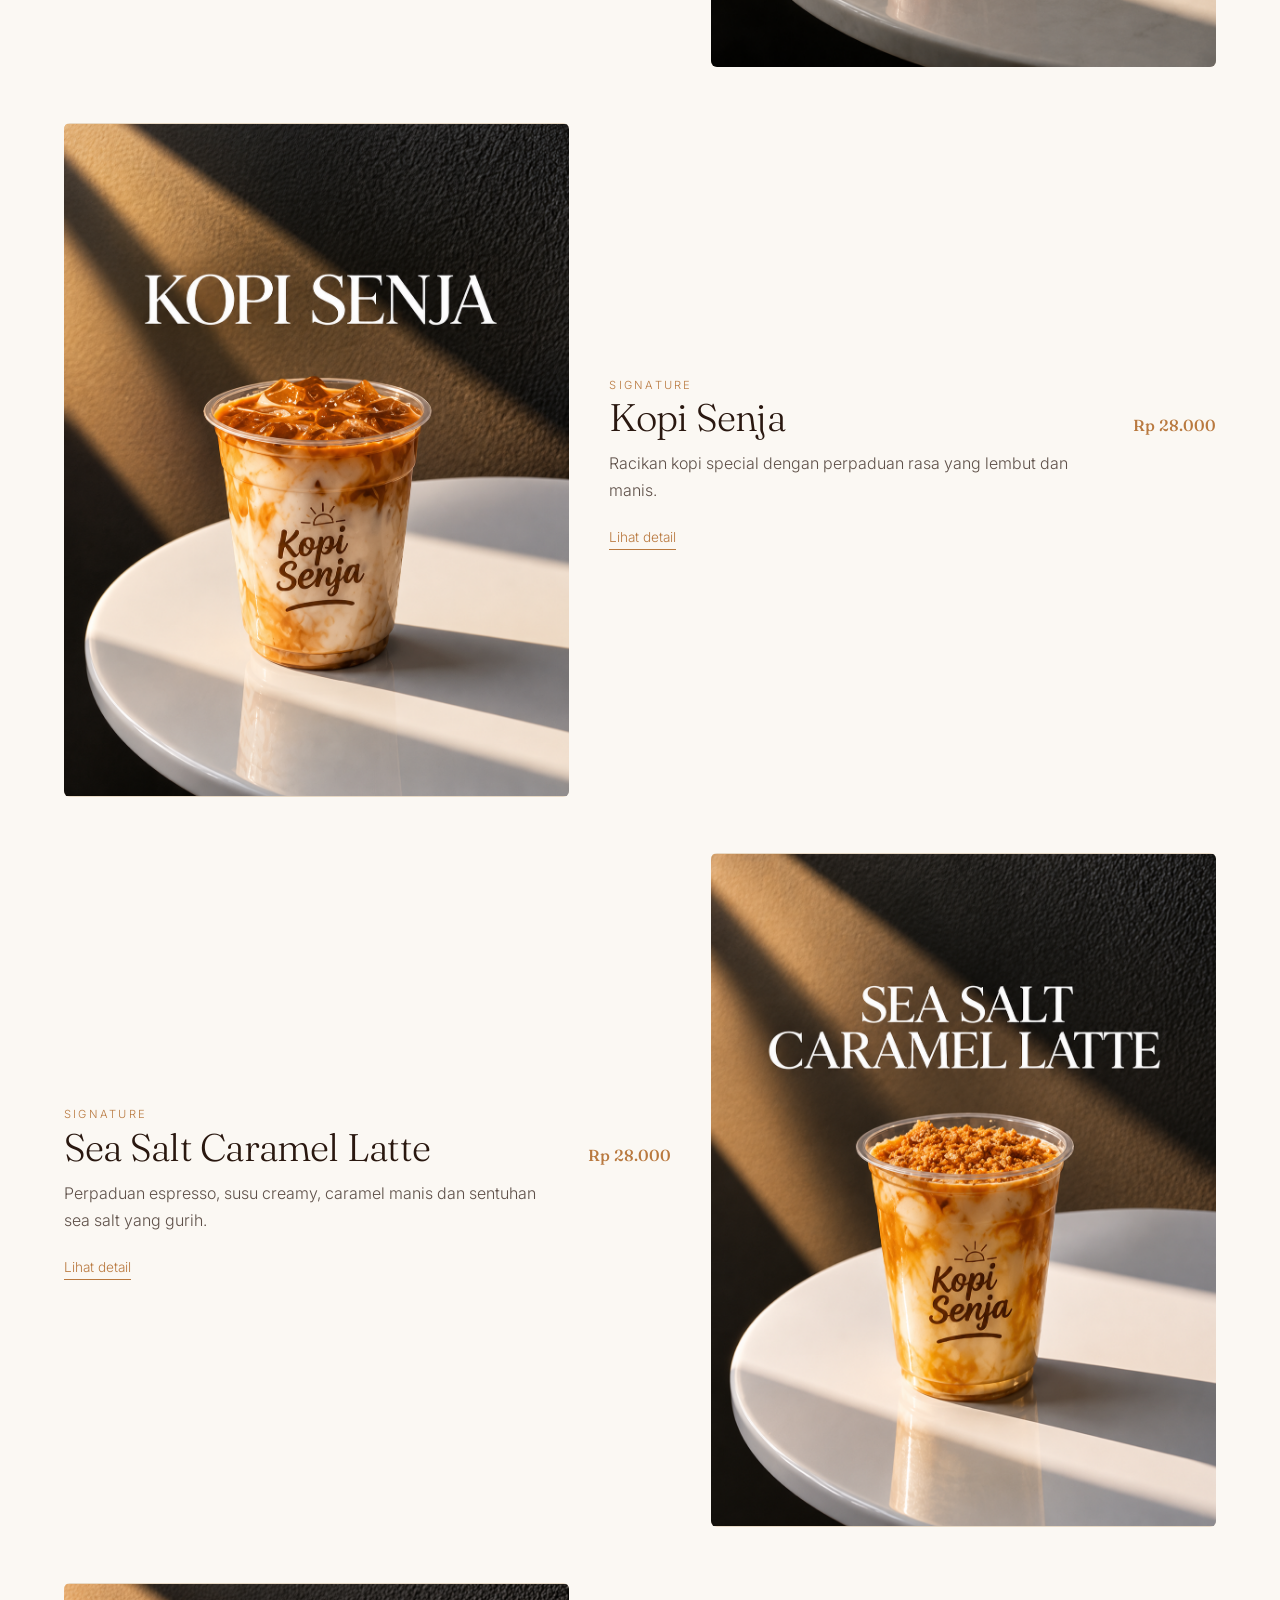
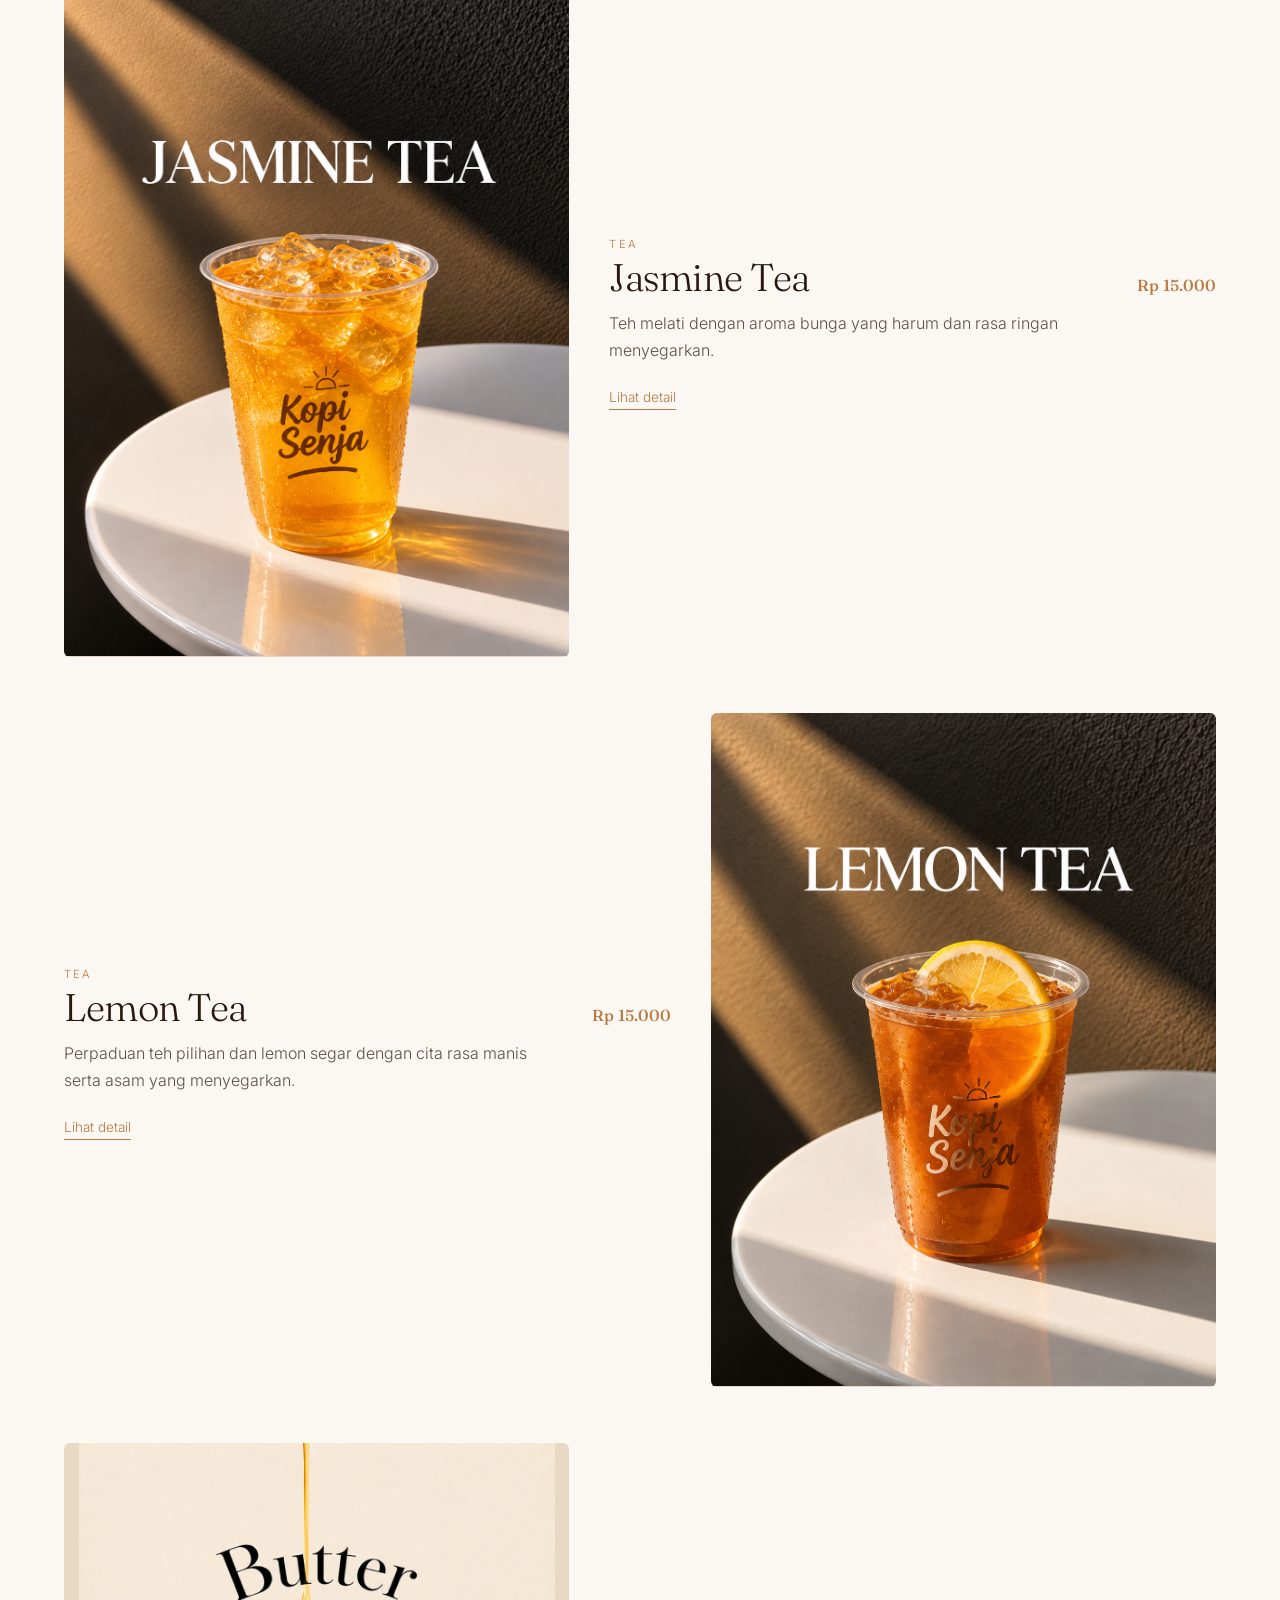
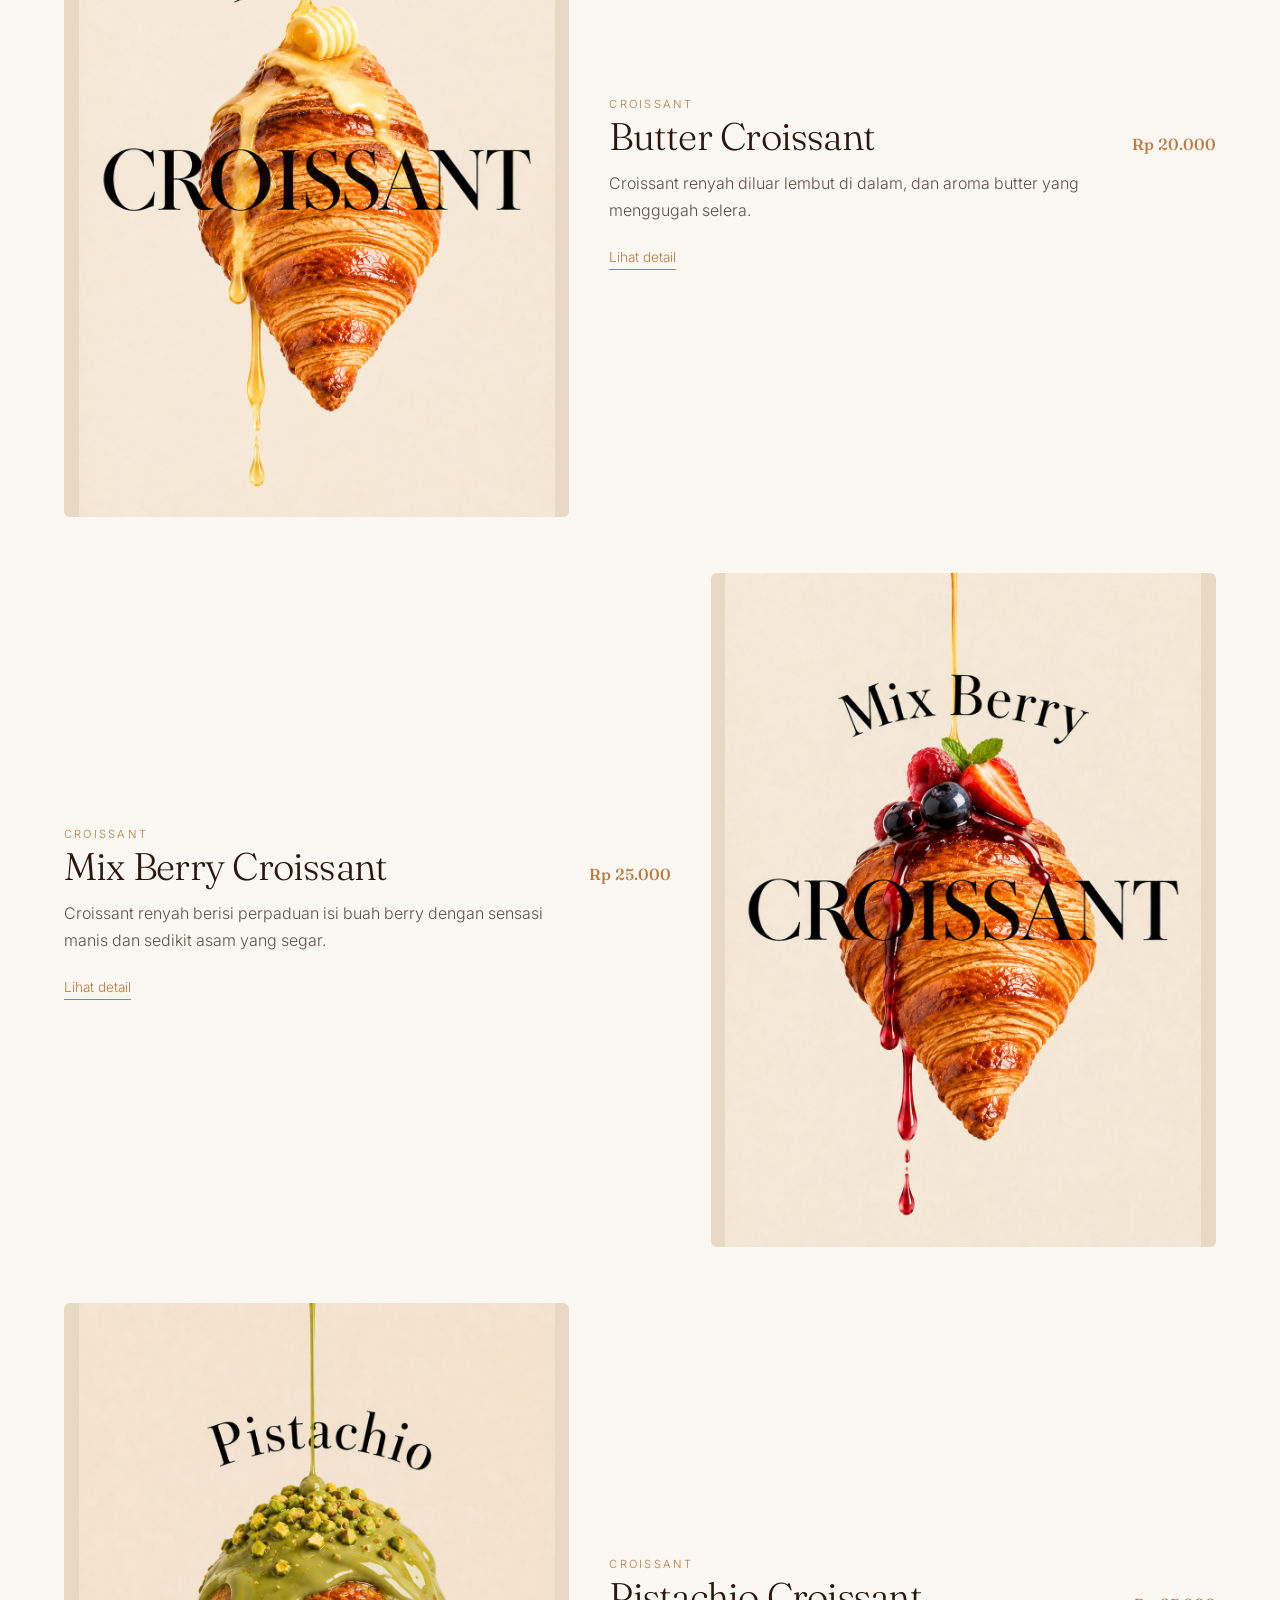
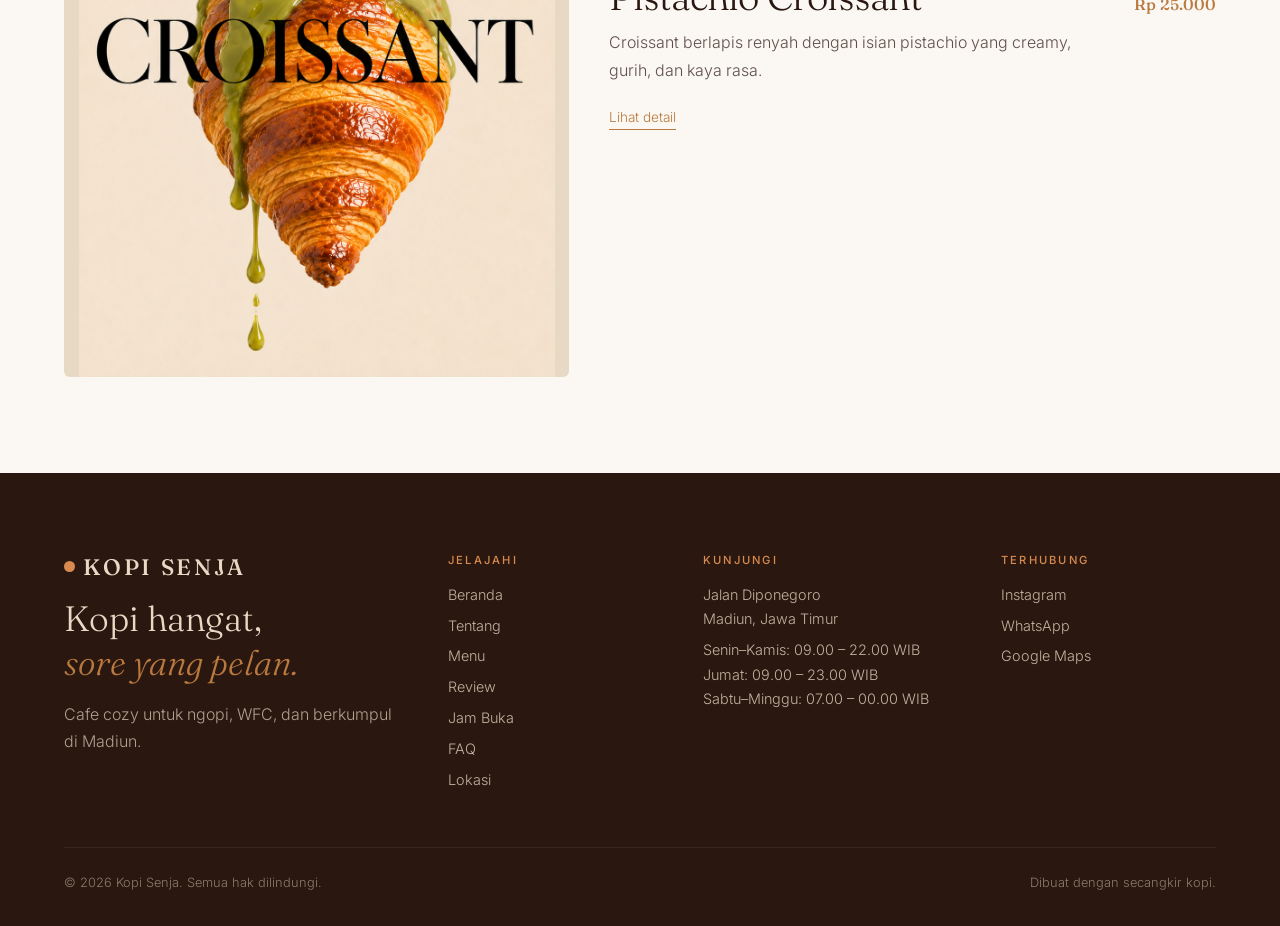
<file: menu.html>
<!DOCTYPE html>
<html lang="id"><head><meta charset="utf-8"><meta name="viewport" content="width=device-width,initial-scale=1"><title>Menu — Kopi Senja</title><meta name="description" content="Kopi Senja: cafe cozy di Jalan Diponegoro, Madiun. Kopi, WFC, dan sore yang pelan."><link rel="preconnect" href="https://fonts.googleapis.com"><link rel="preconnect" href="https://fonts.gstatic.com" crossorigin><link href="https://fonts.googleapis.com/css2?family=Fraunces:ital,wght@0,300;0,500;1,300&family=Inter:wght@300;400;500&display=swap" rel="stylesheet"><link rel="stylesheet" href="css/style.css"></head>
<body data-page="menu"><main>
<section class="page-hero wrap"><span class="eyebrow">Menu</span><h1>Racikan <em>hangat</em> kami.</h1><p>Pilih kategori, lalu ketuk menu untuk melihat detail.</p></section>
<section class="wrap" style="padding-bottom:6rem"><div class="tabs" id="tabs" role="tablist"></div><div class="mlist" id="mlist"></div></section>
</main><script src="js/script.js"></script></body></html>
</file>
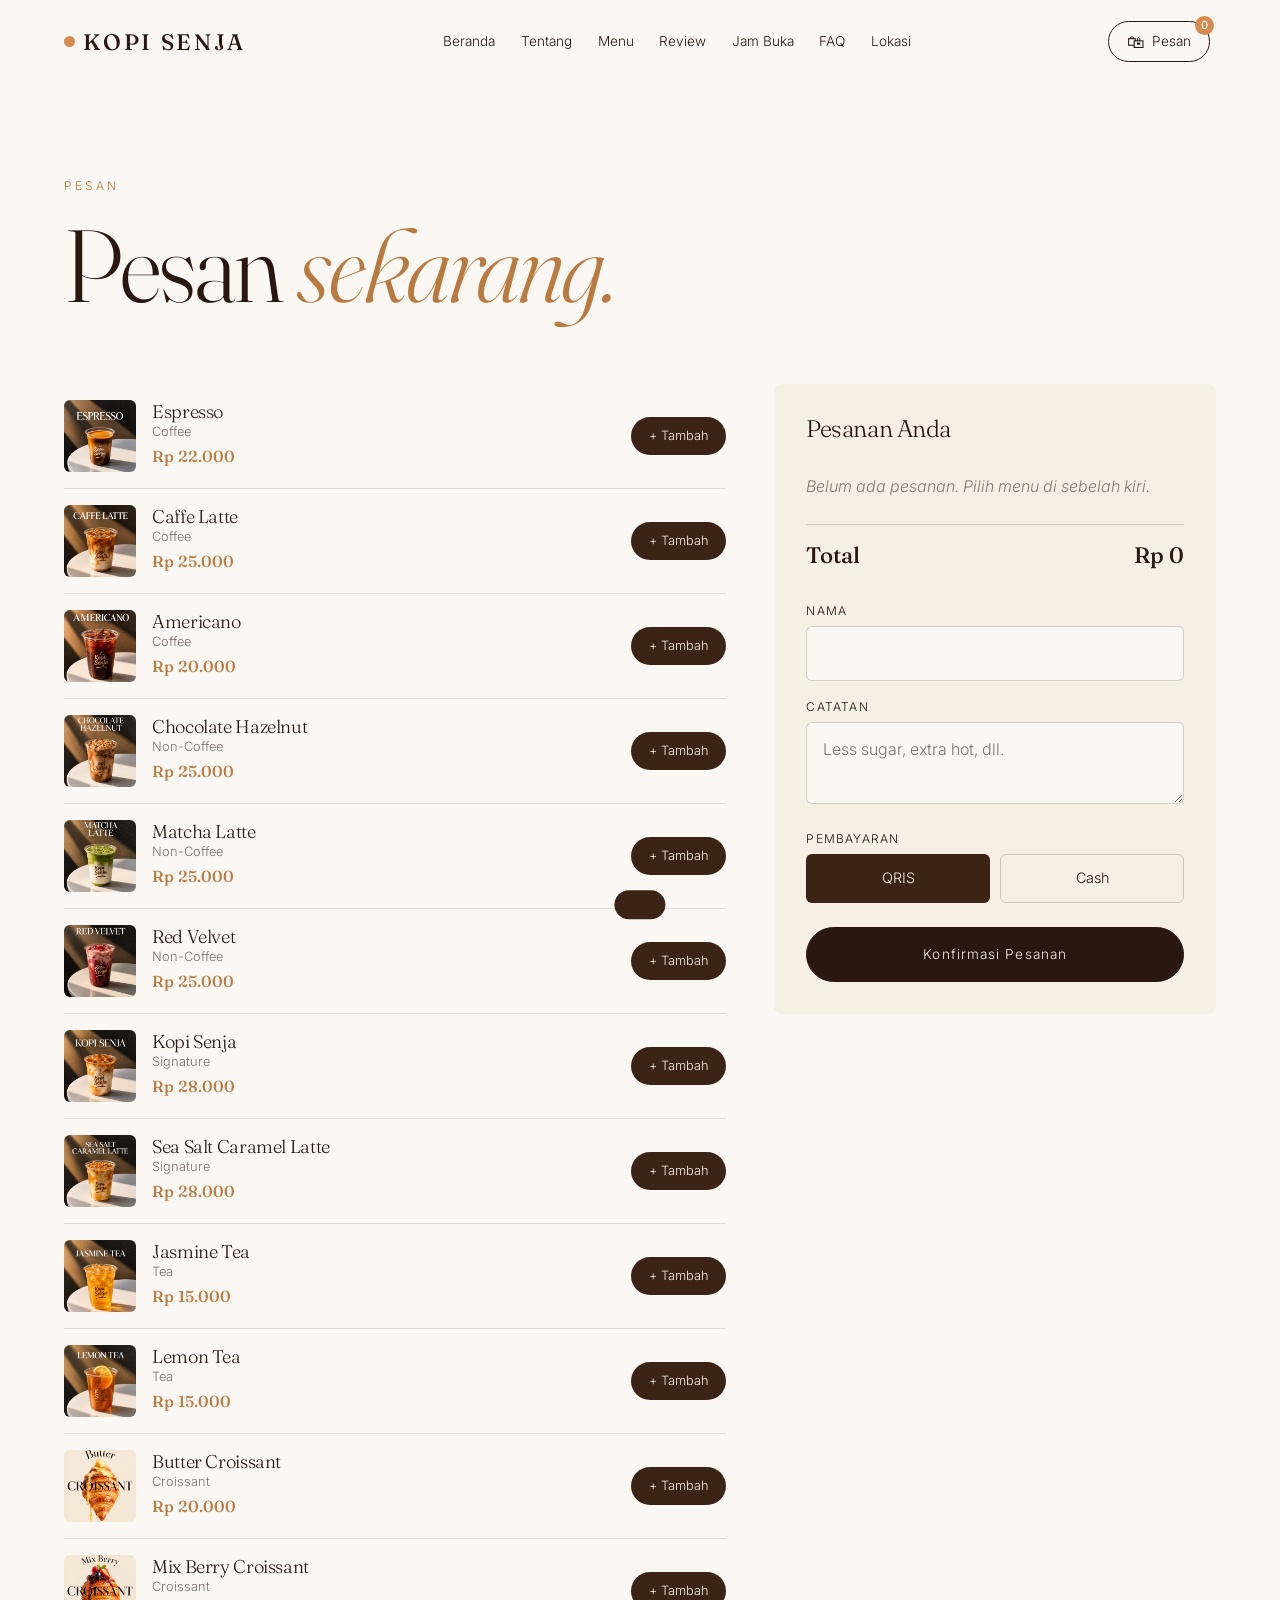
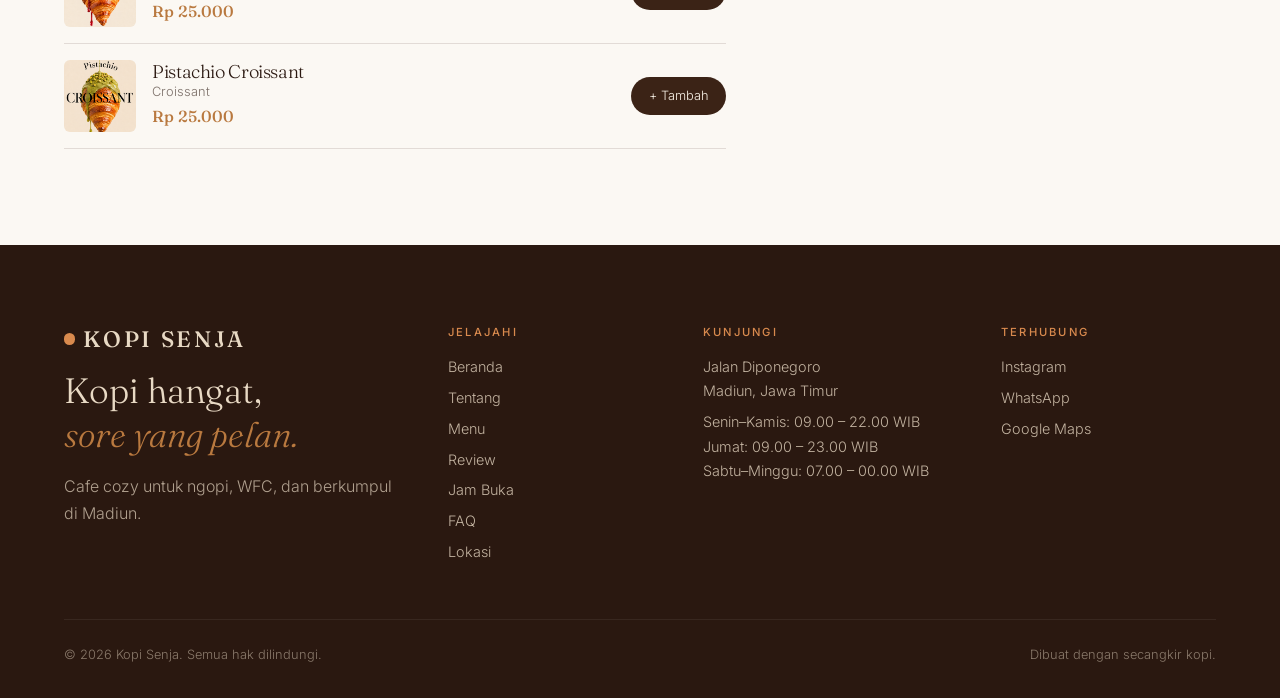
<file: order.html>
<!DOCTYPE html>
<html lang="id"><head><meta charset="utf-8"><meta name="viewport" content="width=device-width,initial-scale=1"><title>Pesan — Kopi Senja</title><meta name="description" content="Kopi Senja: cafe cozy di Jalan Diponegoro, Madiun. Kopi, WFC, dan sore yang pelan."><link rel="preconnect" href="https://fonts.googleapis.com"><link rel="preconnect" href="https://fonts.gstatic.com" crossorigin><link href="https://fonts.googleapis.com/css2?family=Fraunces:ital,wght@0,300;0,500;1,300&family=Inter:wght@300;400;500&display=swap" rel="stylesheet"><link rel="stylesheet" href="css/style.css"></head>
<body data-page="order"><main>
<section class="page-hero wrap"><span class="eyebrow">Pesan</span><h1>Pesan <em>sekarang.</em></h1></section>
<section class="wrap" style="padding-bottom:6rem"><div class="ogrid"><div id="olist"></div>
<aside class="panel"><h3>Pesanan Anda</h3><div id="cart"></div><div class="total"><span>Total</span><span id="total">Rp 0</span></div>
<form id="oform"><label for="name">Nama</label><input id="name" name="name" required autocomplete="name"><label for="note">Catatan</label><textarea id="note" name="note" rows="2" placeholder="Less sugar, extra hot, dll."></textarea>
<label>Pembayaran</label><div class="pay"><label><input type="radio" name="pay" value="QRIS" checked><span>QRIS</span></label><label><input type="radio" name="pay" value="Cash"><span>Cash</span></label></div>
<button class="btn solid" style="width:100%;margin-top:1.5rem" type="submit">Konfirmasi Pesanan</button></form></aside></div></section>
</main><script src="js/script.js"></script></body></html>
</file>
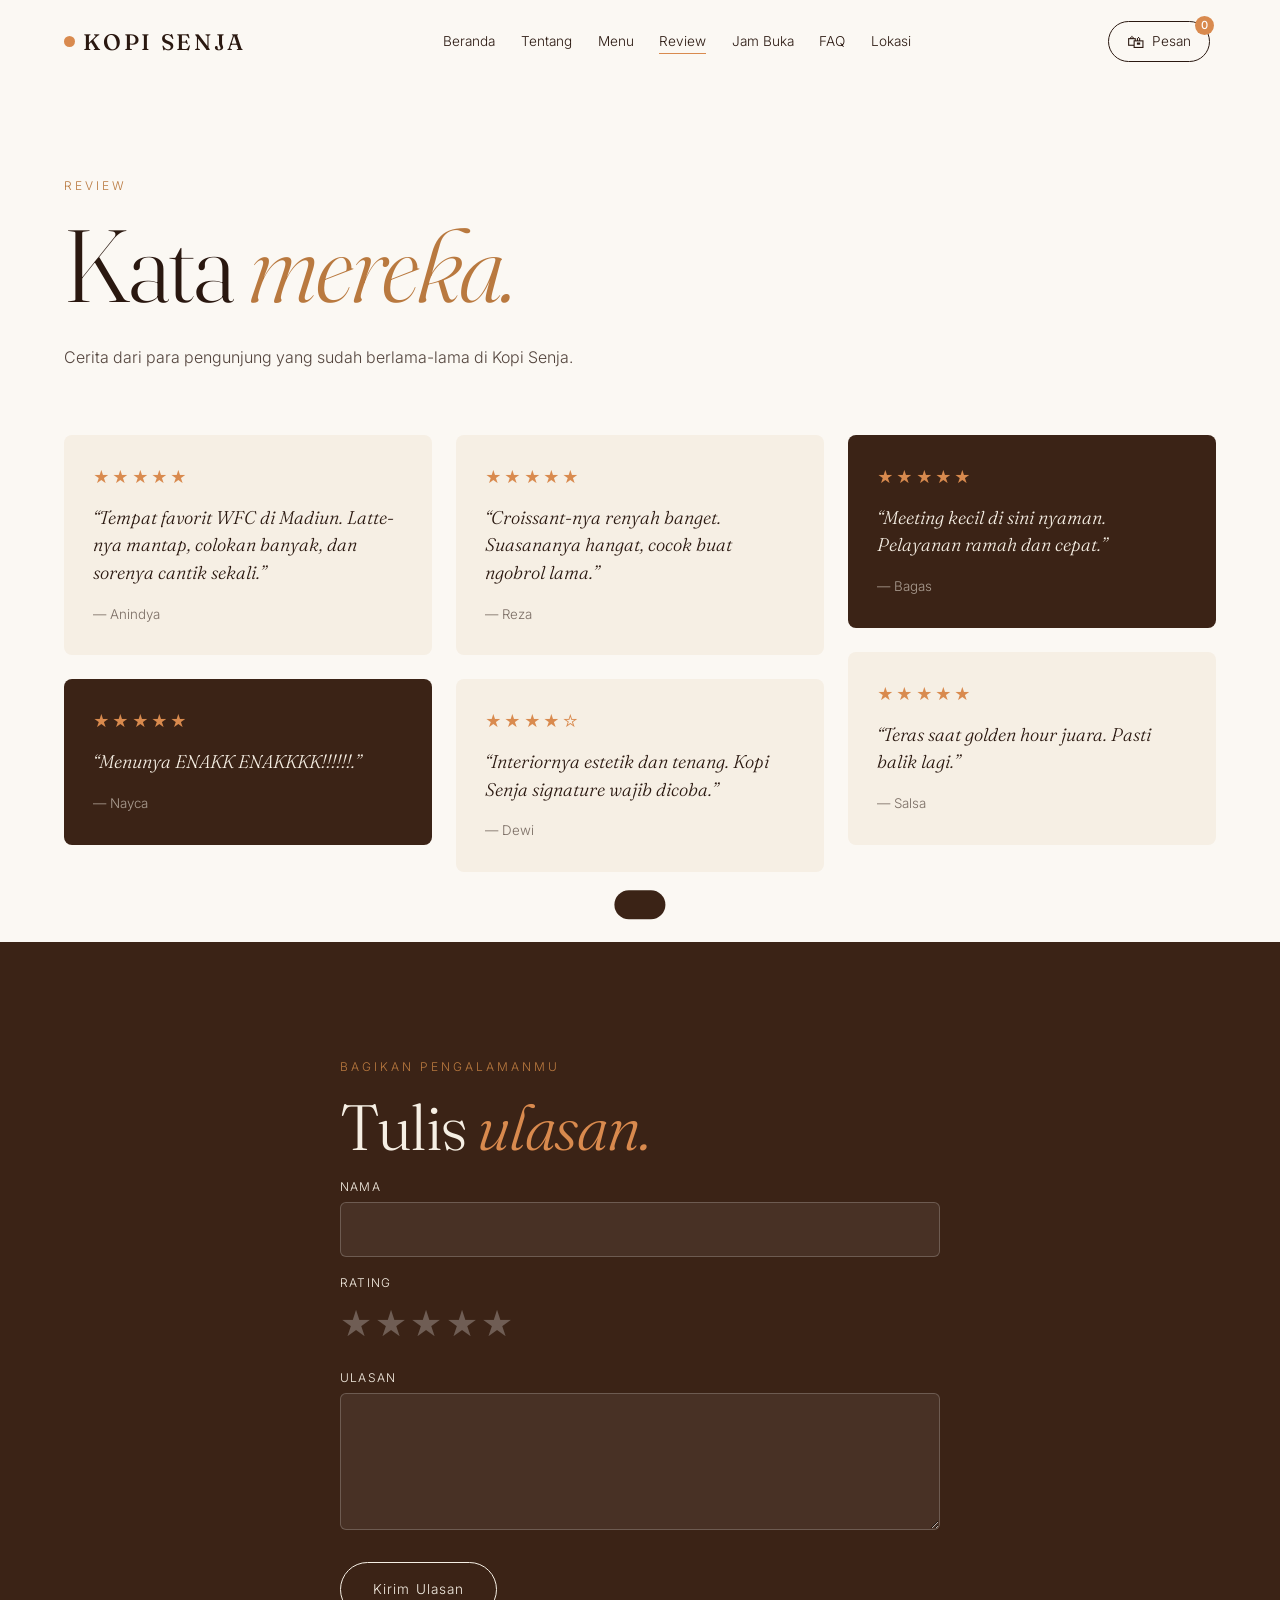
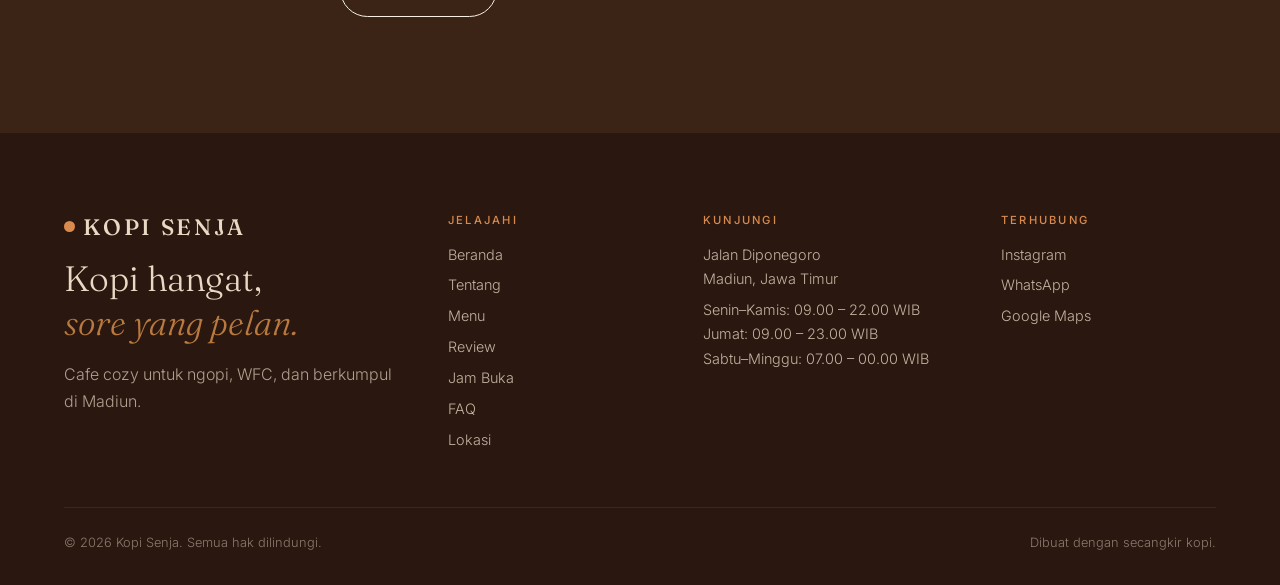
<file: review.html>
<!DOCTYPE html>
<html lang="id"><head><meta charset="utf-8"><meta name="viewport" content="width=device-width,initial-scale=1"><title>Review — Kopi Senja</title><meta name="description" content="Kopi Senja: cafe cozy di Jalan Diponegoro, Madiun. Kopi, WFC, dan sore yang pelan."><link rel="preconnect" href="https://fonts.googleapis.com"><link rel="preconnect" href="https://fonts.gstatic.com" crossorigin><link href="https://fonts.googleapis.com/css2?family=Fraunces:ital,wght@0,300;0,500;1,300&family=Inter:wght@300;400;500&display=swap" rel="stylesheet"><link rel="stylesheet" href="css/style.css"></head>
<body data-page="review"><main>
<section class="page-hero wrap"><span class="eyebrow">Review</span><h1>Kata <em>mereka.</em></h1><p>Cerita dari para pengunjung yang sudah berlama-lama di Kopi Senja.</p></section>
<section class="wrap" style="padding-bottom:4rem"><div class="rgrid" id="rgrid"></div></section>
<section class="sec dark"><div class="wrap" style="max-width:600px"><span class="eyebrow">Bagikan pengalamanmu</span><h2>Tulis <em>ulasan.</em></h2>
<form id="rform"><label for="rn">Nama</label><input id="rn" name="name" required><label>Rating</label><div class="starin" id="starin" style="color:#fff4"></div><label for="rt">Ulasan</label><textarea id="rt" name="text" rows="4" required></textarea><button class="btn" style="margin-top:1.5rem" type="submit">Kirim Ulasan</button></form></div></section>
<style>#starin button.on{color:var(--or)}.dark input,.dark textarea{background:#fff1;color:var(--cream);border-color:#fff3}</style>
</main><script src="js/script.js"></script></body></html>
</file>
<file: css/style.css>
:root{--ink:#2a1810;--esp:#3b2316;--beige:#e8d9c4;--cream:#f6efe4;--soft:#fbf8f3;--car:#b9793f;--or:#d98a4e;--serif:'Fraunces',Georgia,serif;--sans:'Inter',system-ui,sans-serif;--ease:cubic-bezier(.2,.7,.2,1)}
*{box-sizing:border-box;margin:0;padding:0}html{scroll-behavior:smooth}
body{font:300 1rem/1.7 var(--sans);color:var(--ink);background:var(--soft);overflow-x:hidden;opacity:0;transition:opacity .6s}
body.ready{opacity:1}body.leaving{opacity:0;transition-duration:.35s}
img{display:block;max-width:100%;width:100%;height:100%;object-fit:cover;background:var(--beige)}a{color:inherit;text-decoration:none}button{font:inherit;cursor:pointer;border:0;background:none;color:inherit}
h1,h2,h3{font-family:var(--serif);font-weight:300;line-height:1.05;letter-spacing:-.02em}
h1{font-size:clamp(3.2rem,11vw,9rem)}h2{font-size:clamp(2rem,5vw,4rem)}h3{font-size:1.5rem}em{font-style:italic;color:var(--car)}
.wrap{width:min(1200px,90%);margin:auto}.sec{padding:clamp(4rem,9vw,8rem) 0}.eyebrow{font-size:.75rem;letter-spacing:.25em;text-transform:uppercase;color:var(--car);margin-bottom:1rem;display:block}
.dark{background:var(--esp);color:var(--cream)}.beige{background:var(--cream)}.dark em{color:var(--or)}
.btn{display:inline-block;padding:.95rem 2rem;border:1px solid currentColor;border-radius:99px;font-size:.85rem;letter-spacing:.08em;transition:.4s var(--ease);position:relative;overflow:hidden;z-index:0}
.btn::before{content:"";position:absolute;inset:0;background:var(--car);transform:translateY(101%);transition:.4s var(--ease);z-index:-1}
.btn:hover{color:#fff;border-color:var(--car)}.btn:hover::before{transform:none}.btn.solid{background:var(--ink);color:var(--cream);border-color:var(--ink)}
.btns{display:flex;gap:1rem;flex-wrap:wrap;margin-top:2rem}:focus-visible{outline:2px solid var(--or);outline-offset:3px}
#loader{position:fixed;inset:0;background:var(--esp);color:var(--cream);display:grid;place-items:center;z-index:200;font:italic 300 2rem var(--serif);transition:opacity .7s .3s,visibility .7s .3s}
#loader span{animation:pulse 1.2s infinite alternate}#loader.hide{opacity:0;visibility:hidden}@keyframes pulse{to{opacity:.3;letter-spacing:.2em}}
.nav{position:fixed;inset:0 0 auto;z-index:100;padding:1.3rem 0;transition:.4s;color:var(--cream)}
.nav.light{color:var(--ink)}.nav.scrolled{background:rgba(42,24,16,.92);backdrop-filter:blur(12px);padding:.7rem 0;color:var(--cream)}
.nav .wrap{display:flex;align-items:center;justify-content:space-between;gap:1rem}
.logo{font:500 1.4rem var(--serif);letter-spacing:.12em;display:flex;align-items:center;gap:.5rem}.logo i{width:.7rem;height:.7rem;border-radius:50%;background:var(--or);display:inline-block}
.links{display:flex;gap:1.6rem;list-style:none;font-size:.85rem}.links a{position:relative;padding:.3rem 0}
.links a::after{content:"";position:absolute;left:0;bottom:0;height:1px;width:100%;background:var(--or);transform:scaleX(0);transform-origin:right;transition:.4s var(--ease)}
.links a:hover::after,.links a.active::after{transform:scaleX(1);transform-origin:left}
.right{display:flex;align-items:center;gap:.8rem}.cart{position:relative;width:auto;height:2.6rem;padding:0 1.1rem;border:1px solid currentColor;border-radius:999px;display:inline-flex;align-items:center;justify-content:center;gap:.45rem;font-size:1.1rem;white-space:nowrap}
.cart span{font-size:.85rem;line-height:1}
.cart b{position:absolute;top:-.35rem;right:-.35rem;min-width:1.2rem;height:1.2rem;border-radius:99px;background:var(--or);color:#fff;font-size:.7rem;display:grid;place-items:center;font-weight:500}.cart.bump{animation:bump .5s}@keyframes bump{40%{transform:scale(1.25) rotate(-8deg)}}
.burger{display:none;width:2.6rem;height:2.6rem;position:relative;z-index:2}.burger span{position:absolute;left:.6rem;right:.6rem;height:1.5px;background:currentColor;transition:.4s var(--ease)}
.burger span:first-child{top:1rem}.burger span:last-child{top:1.55rem}.nav.open .burger span:first-child{top:1.3rem;transform:rotate(45deg)}.nav.open .burger span:last-child{top:1.3rem;transform:rotate(-45deg)}
.hero{min-height:100svh;position:relative;display:flex;align-items:flex-end;color:var(--cream);overflow:hidden}
.hero .bg{position:absolute;inset:-8% 0;z-index:-2}.hero::after{content:"";position:absolute;inset:0;background:linear-gradient(0deg,rgba(30,15,8,.85),rgba(30,15,8,.25) 60%,rgba(30,15,8,.5));z-index:-1}
.hero .wrap{padding:8rem 0 4rem;display:grid;grid-template-columns:1.4fr 1fr;gap:2rem;align-items:end}.hero h1 em{display:block;padding-left:.6em;color:var(--or)}.hero p{max-width:30rem;opacity:.85}
.page-hero{padding:11rem 0 4rem}.page-hero h1{font-size:clamp(3rem,8vw,6.5rem)}.page-hero p{max-width:34rem;margin-top:1.5rem;opacity:.8}
.vert{writing-mode:vertical-rl;font-size:.7rem;letter-spacing:.3em;position:absolute;right:2rem;top:50%;opacity:.7}
.split{display:grid;grid-template-columns:1fr 1fr;gap:clamp(2rem,6vw,6rem);align-items:center}.split.rev>:first-child{order:2}
.ph{overflow:hidden;border-radius:200px 200px 6px 6px;aspect-ratio:3/4}.ph.sq{border-radius:6px;aspect-ratio:4/3}.ph img,.zoom img{transition:transform 1.2s var(--ease)}.ph:hover img,.zoom:hover img{transform:scale(1.07)}
.stack{display:grid;grid-template-columns:repeat(12,1fr);gap:1rem;align-items:start}.stack>div{overflow:hidden;border-radius:6px}.stack .a{grid-column:1/6;aspect-ratio:3/4}.stack .b{grid-column:6/13;aspect-ratio:16/10;margin-top:4rem}.stack .c{grid-column:3/8;aspect-ratio:1;margin-top:-2rem}.stack .d{grid-column:8/13;aspect-ratio:3/4}
.big{font:300 clamp(1.5rem,3.6vw,3rem)/1.25 var(--serif);max-width:22ch}.lead{font:italic 300 clamp(1.3rem,2.6vw,2rem)/1.4 var(--serif);max-width:40rem}
.favs{display:grid;grid-template-columns:repeat(4,1fr);gap:1.5rem;margin-top:3rem}.fav{cursor:pointer}.fav:nth-child(even){margin-top:3rem}.fav .zoom{aspect-ratio:3/4;overflow:hidden;border-radius:6px;margin-bottom:1rem}.fav p{font-size:.9rem;opacity:.7}
.price{font:500 1rem var(--serif);color:var(--car);white-space:nowrap}.dark .price{color:var(--or)}
.slider{position:relative;overflow:hidden;border-radius:8px}.track{display:flex;transition:transform .9s var(--ease)}.slide{flex:0 0 100%;aspect-ratio:21/9;position:relative}.slide span{position:absolute;left:2rem;bottom:1.5rem;color:#fff;font:italic 1.5rem var(--serif);text-shadow:0 2px 12px #0008}
.sbtn{position:absolute;top:50%;width:3rem;height:3rem;border-radius:50%;background:#fbf8f3dd;z-index:2;transition:.3s;color:var(--ink)}.sbtn:hover{background:var(--or);color:#fff}.sbtn.p{left:1rem}.sbtn.n{right:1rem}
.cta{text-align:center;padding:clamp(5rem,12vw,10rem) 0;position:relative;color:var(--cream);overflow:hidden}.cta .bg{position:absolute;inset:0;z-index:-2}.cta::after{content:"";position:absolute;inset:0;background:rgba(35,18,10,.72);z-index:-1}.cta .btns{justify-content:center}
.marquee{overflow:hidden;white-space:nowrap;border-block:1px solid #0002;padding:1rem 0;font:italic 300 2rem var(--serif)}.marquee div{display:inline-block;animation:mq 30s linear infinite}@keyframes mq{to{transform:translateX(-50%)}}
.tabs{display:flex;gap:.6rem;flex-wrap:wrap;position:sticky;top:3.8rem;z-index:50;padding:1rem 0;background:var(--soft)}
.tab{padding:.6rem 1.3rem;border:1px solid #3b231644;border-radius:99px;font-size:.85rem;transition:.3s}.tab:hover{border-color:var(--car)}.tab.on{background:var(--esp);color:var(--cream);border-color:var(--esp)}
.mlist{display:grid;gap:3.5rem;margin-top:2rem}.mitem{display:grid;grid-template-columns:5fr 6fr;gap:2.5rem;align-items:center;cursor:pointer;animation:rise .7s var(--ease) both}.mitem:nth-child(even){grid-template-columns:6fr 5fr}.mitem:nth-child(even) .zoom{order:2}
.mitem .zoom{aspect-ratio:4/3;overflow:hidden;border-radius:6px}.mitem h3{font-size:clamp(1.6rem,3vw,2.4rem)}.mitem .row{display:flex;justify-content:space-between;gap:1rem;align-items:baseline}.mitem small{color:var(--car);letter-spacing:.2em;text-transform:uppercase;font-size:.7rem}.mitem p{margin:.8rem 0 1.2rem;opacity:.75;max-width:30rem}
.more{border-bottom:1px solid var(--car);color:var(--car);font-size:.85rem}@keyframes rise{from{opacity:0;transform:translateY(30px)}}
.ogrid{display:grid;grid-template-columns:1.5fr 1fr;gap:3rem;align-items:start}.orow{display:flex;gap:1rem;align-items:center;padding:1rem 0;border-bottom:1px solid #3b231622}.orow img{width:4.5rem;height:4.5rem;border-radius:6px;flex:none}.orow div{flex:1}.orow h3{font-size:1.15rem}.orow p{font-size:.8rem;opacity:.6}
.addb{padding:.5rem 1.1rem;border-radius:99px;background:var(--esp);color:var(--cream);font-size:.8rem;transition:.3s}.addb:hover{background:var(--car)}
.panel{background:var(--cream);padding:2rem;border-radius:8px;position:sticky;top:6rem}.panel h3{margin-bottom:1rem}.qty{display:flex;align-items:center;gap:.6rem}.qty button{width:1.8rem;height:1.8rem;border-radius:50%;border:1px solid var(--car);line-height:1;transition:.3s}.qty button:hover{background:var(--car);color:#fff}
.crow{display:flex;justify-content:space-between;align-items:center;gap:.5rem;padding:.6rem 0;font-size:.9rem;animation:rise .4s both}.total{display:flex;justify-content:space-between;font:500 1.4rem var(--serif);padding:1rem 0;border-top:1px solid #3b231633;margin-top:.5rem}
label{display:block;font-size:.75rem;letter-spacing:.1em;text-transform:uppercase;margin:1rem 0 .3rem}input,textarea{width:100%;padding:.8rem 1rem;border:1px solid #3b231633;border-radius:6px;background:var(--soft);font:inherit;transition:.3s}input:focus,textarea:focus{border-color:var(--car);outline:0}
.pay{display:flex;gap:.6rem}.pay label{flex:1;margin:0;text-transform:none;letter-spacing:0;font-size:.9rem}.pay input{display:none}.pay span{display:block;text-align:center;padding:.7rem;border:1px solid #3b231633;border-radius:6px;cursor:pointer;transition:.3s}.pay input:checked+span{background:var(--esp);color:var(--cream)}
.empty{opacity:.55;font-style:italic;padding:1rem 0}
.rgrid{columns:3 280px;column-gap:1.5rem}.rev{break-inside:avoid;background:var(--cream);padding:1.8rem;border-radius:8px;margin-bottom:1.5rem;transition:.4s var(--ease)}.rev:hover{transform:translateY(-6px);box-shadow:0 18px 40px #3b231622}.rev:nth-child(3n+2){background:var(--esp);color:var(--cream)}
.stars{color:var(--or);letter-spacing:.15em}.rev p{font:italic 300 1.15rem/1.5 var(--serif);margin:.8rem 0}.rev small{opacity:.6}
.starin{display:flex;gap:.2rem;font-size:2rem;color:#3b231633}.starin button{color:inherit;transition:.2s}.starin button.on{color:var(--or);transform:scale(1.1)}
.status{display:inline-flex;align-items:center;gap:.6rem;padding:.6rem 1.2rem;border-radius:99px;background:#fff2;font-size:.9rem;margin-top:1.5rem}.status i{width:.6rem;height:.6rem;border-radius:50%;background:#999}.status.open i{background:#7fd17f;animation:ping 1.6s infinite}.status.closed i{background:#e07a5f}@keyframes ping{0%{box-shadow:0 0 0 0 #7fd17f}100%{box-shadow:0 0 0 .6rem #0000}}
.day{display:flex;justify-content:space-between;align-items:baseline;padding:1.3rem 0;border-bottom:1px solid #3b231622;font:300 clamp(1.3rem,3vw,2rem) var(--serif);transition:.4s var(--ease)}.day span:last-child{font:300 1rem var(--sans)}.day:hover{padding-left:1rem}
.day.today{color:var(--car);padding-left:1.2rem;border-left:3px solid var(--or)}.day.today::after{content:"Hari ini";font:.7rem var(--sans);letter-spacing:.2em;text-transform:uppercase;margin:0 1rem;order:2}.day.today span:first-child{flex:1}
.faq{border-bottom:1px solid #3b231633}.faq button{width:100%;text-align:left;padding:1.6rem 0;display:flex;justify-content:space-between;gap:1rem;font:300 clamp(1.15rem,2.4vw,1.6rem) var(--serif)}.faq button i{font-style:normal;transition:.4s;color:var(--car);font-size:1.6rem;line-height:1}.faq.open button i{transform:rotate(45deg)}
.faq div{display:grid;grid-template-rows:0fr;transition:grid-template-rows .5s var(--ease)}.faq.open div{grid-template-rows:1fr}.faq p{overflow:hidden;opacity:.75;max-width:44rem}.faq.open p{padding-bottom:1.6rem}
.map{border-radius:8px;overflow:hidden;aspect-ratio:16/10;filter:sepia(.35)}.map iframe{width:100%;height:100%;border:0}.info p{margin-bottom:1.2rem}.info b{display:block;font:500 .7rem var(--sans);letter-spacing:.2em;text-transform:uppercase;color:var(--car)}
.modal{position:fixed;inset:0;background:rgba(30,15,8,.7);display:grid;place-items:center;z-index:150;opacity:0;visibility:hidden;transition:.4s;padding:1rem;backdrop-filter:blur(4px)}.modal.on{opacity:1;visibility:visible}
.box{background:var(--soft);max-width:620px;width:100%;border-radius:10px;overflow:hidden;position:relative;transform:translateY(30px) scale(.97);transition:.5s var(--ease);max-height:90vh;overflow-y:auto}.modal.on .box{transform:none}.box .ph2{aspect-ratio:16/9}.box .bd{padding:2rem}.box .bd p{margin:.8rem 0 1.4rem;opacity:.75}.x{position:absolute;top:.8rem;right:.8rem;width:2.2rem;height:2.2rem;border-radius:50%;background:#fbf8f3ee;z-index:2}
#toast{position:fixed;bottom:1.5rem;left:50%;transform:translate(-50%,150%);background:var(--esp);color:var(--cream);padding:.9rem 1.6rem;border-radius:99px;z-index:300;transition:.5s var(--ease);font-size:.9rem}#toast.on{transform:translate(-50%,0)}
footer{background:var(--ink);color:var(--beige);padding:5rem 0 2rem}.fgrid{display:grid;grid-template-columns:1.6fr 1fr 1.2fr 1fr;gap:2.5rem}footer h4{font:500 .7rem var(--sans);letter-spacing:.2em;text-transform:uppercase;color:var(--or);margin-bottom:1rem}footer li{list-style:none;margin:.4rem 0;font-size:.9rem;opacity:.8}footer a:hover{color:var(--or)}footer .big{font-size:2.2rem;margin:1rem 0}.copy{border-top:1px solid #fff2;margin-top:3rem;padding-top:1.5rem;font-size:.8rem;opacity:.5;display:flex;justify-content:space-between;flex-wrap:wrap;gap:.5rem}
.rv{opacity:0;transform:translateY(40px);transition:opacity 1s var(--ease),transform 1s var(--ease)}.rv.in{opacity:1;transform:none}
@media(max-width:900px){.links{position:fixed;inset:0 0 0 auto;width:min(80vw,320px);background:var(--esp);color:var(--cream);flex-direction:column;justify-content:center;padding:2rem;gap:1.2rem;font-size:1.3rem;font-family:var(--serif);transform:translateX(100%);transition:.6s var(--ease)}.nav.open .links{transform:none}.burger{display:block}
.hero .wrap,.split,.ogrid,.mitem,.mitem:nth-child(even){grid-template-columns:1fr}.split.rev>:first-child,.mitem:nth-child(even) .zoom{order:0}.favs{grid-template-columns:1fr 1fr}.fav:nth-child(even){margin-top:0}.fgrid{grid-template-columns:1fr 1fr}.slide{aspect-ratio:4/3}.vert{display:none}.panel{position:static}.stack .b{margin-top:1rem}.tabs{overflow-x:auto;flex-wrap:nowrap}.tab{white-space:nowrap}.ph{aspect-ratio:4/5}}
@media(max-width:520px){.fgrid{grid-template-columns:1fr}.day.today::after{display:none}}
@media(prefers-reduced-motion:reduce){*,*::before,*::after{animation:none!important;transition-duration:.01ms!important;scroll-behavior:auto}.rv{opacity:1;transform:none}}
.mitem .zoom{aspect-ratio:3/4;background:var(--beige);display:flex;align-items:center;justify-content:center}
.mitem .zoom img{object-fit:contain;background:transparent}
body[data-page="hours"] .nav.light:not(.scrolled){color:var(--cream)}
.nav,.nav .wrap{overflow:visible!important}
.nav .cart{margin-right:.4rem}
.lead {
  font: italic 300 clamp(1.05rem, 1.35vw, 1.3rem) / 1.65 var(--serif);
  max-width: 34rem;
}
</file>
